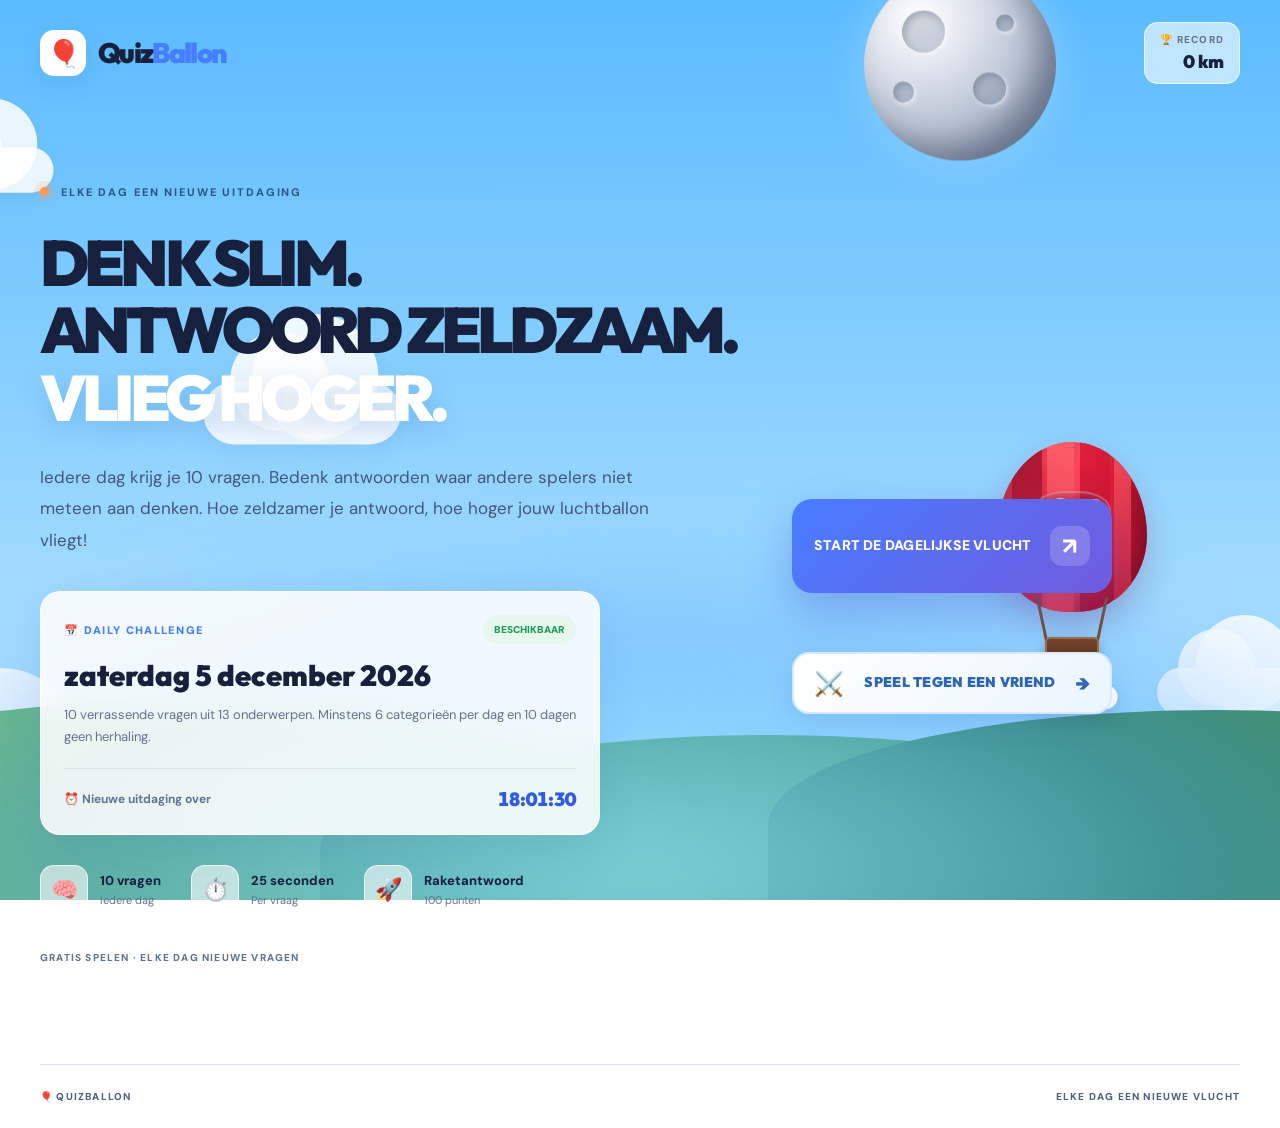
<file: index.html>
<!DOCTYPE html>
<html lang="nl">

<head>
  <meta charset="UTF-8">
  <meta name="viewport" content="width=device-width, initial-scale=1.0">
  <meta name="theme-color" content="#70c8ff">
  <meta name="description" content="Speel QuizBallon! Elke dag 10 verrassende vragen uit 13 categorieën, of daag een vriend uit voor een Duel.">
  <title>QuizBallon 🎈 | Daily Challenge & Duel</title>

  <link rel="stylesheet" href="style.css">
  <link rel="stylesheet" href="verbeteringen.css">
  <link rel="stylesheet" href="resultaten.css">
  <link rel="stylesheet" href="ruimtereis.css">
  <link rel="stylesheet" href="duel-home.css">
  <link rel="manifest" href="manifest.webmanifest">

  <style>
    .daily-card {
      width: min(100%, 560px);
      margin: 0 0 30px;
      padding: 23px;
      border: 1px solid rgba(255,255,255,.9);
      border-radius: 20px;
      background: rgba(255,255,255,.87);
      box-shadow: 0 16px 40px rgba(36,82,143,.10);
      backdrop-filter: blur(15px);
    }
    .daily-card-top {
      display: flex;
      align-items: center;
      justify-content: space-between;
      flex-wrap: wrap;
      gap: 12px;
      margin-bottom: 15px;
    }
    .daily-label {
      color: #477dff;
      font-size: 11px;
      font-weight: 900;
      letter-spacing: .12em;
    }
    .daily-status {
      display: inline-block;
      padding: 8px 11px;
      border-radius: 100px;
      background: #e6f8ee;
      color: #209a5c;
      font-size: 10px;
      font-weight: 900;
    }
    .daily-status.completed {
      background: #edf0ff;
      color: #5559c9;
    }
    .daily-card h2 {
      margin: 0 0 10px;
      color: #17213d;
      font-family: Outfit, Arial, sans-serif;
      font-size: clamp(23px, 4vw, 29px);
      font-weight: 900;
      line-height: 1.2;
    }
    .daily-card p {
      margin: 0;
      color: #64728d;
      font-size: 13px;
      line-height: 1.7;
    }
    .daily-countdown-row {
      display: flex;
      align-items: center;
      justify-content: space-between;
      gap: 15px;
      margin-top: 20px;
      padding-top: 18px;
      border-top: 1px solid rgba(32,53,99,.1);
    }
    .daily-countdown-row span {
      color: #62728f;
      font-size: 12px;
      font-weight: 700;
    }
    .daily-countdown-row strong {
      color: #315ce0;
      font-family: Outfit, Arial, sans-serif;
      font-size: 19px;
      font-weight: 900;
      font-variant-numeric: tabular-nums;
      white-space: nowrap;
    }
    .daily-end-message {
      margin: 0 0 20px;
      padding: 16px;
      border: 1px solid #d7e3ff;
      border-radius: 13px;
      background: #eef4ff;
      color: #3157a9;
      font-size: 13px;
      font-weight: 800;
      line-height: 1.65;
    }
    .start-button:disabled,
    .restart-button:disabled {
      opacity: .7;
      cursor: not-allowed;
      background: #667ca5;
      box-shadow: none;
    }
  </style>
</head>

<body>
  <div class="app" id="app">

    <!-- ACHTERGROND -->
    <div class="world zone-earth" id="world">
      <div class="world-gradient"></div>
      <div class="sun"></div>
      <div class="stars" id="stars"></div>
      <div class="cloud cloud-one"></div>
      <div class="cloud cloud-two"></div>
      <div class="cloud cloud-three"></div>
      <div class="cloud cloud-four"></div>
      <div class="cloud cloud-five"></div>
      <div class="planet moon" id="moon"></div>
      <div class="planet mars" id="mars"></div>
      <div class="planet jupiter" id="jupiter"></div>
      <div class="ground" id="ground">
        <div class="hill hill-one"></div>
        <div class="hill hill-two"></div>
        <div class="hill hill-three"></div>
      </div>
      <div class="balloon-container" id="balloon-container">
        <div class="balloon-shadow"></div>
        <div class="balloon" id="balloon">
          <div class="balloon-top">
            <div class="balloon-stripe stripe-one"></div>
            <div class="balloon-stripe stripe-two"></div>
            <div class="balloon-stripe stripe-three"></div>
            <div class="balloon-stripe stripe-four"></div>
          </div>
          <div class="balloon-ropes"><span></span><span></span></div>
          <div class="balloon-basket"><span>QB</span></div>
        </div>
        <div class="balloon-name">QUIZBALLON</div>
      </div>
      <div class="flight-particles" id="flight-particles"></div>
    </div>

    <!-- HEADER -->
    <header class="site-header">
      <a href="index.html" class="logo" aria-label="QuizBallon homepage">
        <span class="logo-icon">🎈</span>
        <span>Quiz<span class="logo-accent">Ballon</span></span>
      </a>
      <div class="header-right">
        <div class="record-badge">
          <span>🏆 RECORD</span>
          <strong id="header-record">0 km</strong>
        </div>
      </div>
    </header>

    <!-- STARTSCHERM -->
    <main class="screen start-screen active" id="start-screen">
      <div class="start-content">
        <div class="eyebrow">
          <span class="eyebrow-dot"></span>
          ELKE DAG EEN NIEUWE UITDAGING
        </div>
        <h1>DENK SLIM.<br>ANTWOORD ZELDZAAM.<br><span>VLIEG HOGER.</span></h1>
        <p class="start-description">
          Iedere dag krijg je 10 vragen. Bedenk antwoorden waar andere spelers niet
          meteen aan denken. Hoe zeldzamer je antwoord, hoe hoger jouw luchtballon vliegt!
        </p>

        <!-- DAILY CHALLENGE -->
        <section class="daily-card" id="daily-card" aria-label="Dagelijkse uitdaging">
          <div class="daily-card-top">
            <span class="daily-label">📅 DAILY CHALLENGE</span>
            <span class="daily-status" id="daily-status">BESCHIKBAAR</span>
          </div>
          <h2 id="daily-date">Uitdaging van vandaag</h2>
          <p id="daily-description">Vandaag staan er 10 vragen voor je klaar.</p>
          <div class="daily-countdown-row">
            <span>⏰ Nieuwe uitdaging over</span>
            <strong id="daily-countdown" aria-live="off">00:00:00</strong>
          </div>
        </section>

        <!-- SPELINFORMATIE -->
        <div class="start-features">
          <div class="feature"><span>🧠</span><div><strong>10 vragen</strong><small>Iedere dag</small></div></div>
          <div class="feature"><span>⏱️</span><div><strong>25 seconden</strong><small>Per vraag</small></div></div>
          <div class="feature"><span>🚀</span><div><strong>Raketantwoord</strong><small>100 punten</small></div></div>
        </div>

        <button class="primary-button start-button" id="start-button" type="button">
          START DE DAGELIJKSE VLUCHT <span>↗</span>
        </button>
        <a href="duel.html" id="duel-home-link" class="duel-home-link">
          <span class="duel-home-icon" aria-hidden="true">⚔️</span>
          <span class="duel-home-text">SPEEL TEGEN EEN VRIEND</span>
          <span class="duel-home-arrow" aria-hidden="true">→</span>
        </a>
        <div class="start-small">GRATIS SPELEN · ELKE DAG NIEUWE VRAGEN</div>
        <div id="results-home-slot" class="results-home-slot" hidden></div>
      </div>
    </main>

    <!-- SPELSCHERM -->
    <main class="screen game-screen" id="game-screen">
      <div class="game-layout">
        <div class="game-stats">
          <div class="stat-box"><span>VRAAG</span><strong><span id="question-number">1</span>/10</strong></div>
          <div class="stat-box"><span>HOOGTE</span><strong id="height-display">0 km</strong></div>
          <div class="stat-box"><span>PUNTEN</span><strong id="score-display">0</strong></div>
        </div>
        <div class="progress-section">
          <div class="progress-header"><span>JOUW VLUCHT</span><span id="zone-name">De aarde 🌍</span></div>
          <div class="progress-track"><div class="progress-fill" id="progress-fill"></div></div>
        </div>
        <section class="question-card" id="question-card">
          <div class="question-top">
            <div class="question-category" id="question-category">🌍 ALGEMENE KENNIS</div>
            <div class="timer" id="timer"><span>⏱</span><strong id="timer-display">25</strong><small>SEC</small></div>
          </div>
          <div class="question-content">
            <div class="question-label">GEEF EEN ZELDZAAM ANTWOORD</div>
            <h2 id="question-text">Hier verschijnt je vraag.</h2>
            <p class="question-hint" id="question-hint">Hoe minder voor de hand liggend, hoe beter.</p>
          </div>
          <form id="answer-form" autocomplete="off">
            <label class="input-label" for="answer-input">JOUW ANTWOORD</label>
            <input type="text" id="answer-input" name="answer" placeholder="Typ hier je antwoord..."
              maxlength="100" autocomplete="off" spellcheck="false" required>
            <button type="submit" class="primary-button answer-button" id="answer-button">
              CONTROLEER ANTWOORD <span>→</span>
            </button>
          </form>
          <div class="answer-result" id="answer-result" aria-live="polite" hidden>
            <div class="result-icon" id="result-icon">⭐</div>
            <h3 id="result-title">Goed antwoord!</h3>
            <p id="result-description">Je luchtballon stijgt!</p>
            <div class="result-points" id="result-points">+50 PUNTEN</div>
            <button type="button" class="primary-button next-button" id="next-button">
              VOLGENDE VRAAG <span>→</span>
            </button>
          </div>
        </section>
        <div class="game-bottom">
          <div class="flight-tip">💡 Een verrassend correct antwoord levert meestal meer punten op.</div>
          <button id="quit-button" class="text-button" type="button">Stop vlucht</button>
        </div>
      </div>
    </main>

    <!-- EINDSCHERM -->
    <main class="screen end-screen" id="end-screen">
      <div class="end-card">
        <div class="end-icon">🏆</div>
        <div class="end-eyebrow">DAILY CHALLENGE VOLTOOID</div>
        <h2>WAT EEN<br><span>VLUCHT!</span></h2>
        <p class="end-description" id="end-description">Je hebt de dagelijkse uitdaging voltooid!</p>
        <div class="end-stats">
          <div class="end-stat"><span>TOTALE HOOGTE</span><strong id="end-height">0 km</strong></div>
          <div class="end-stat"><span>TOTALE PUNTEN</span><strong id="end-score">0</strong></div>
          <div class="end-stat"><span>GOEDE ANTWOORDEN</span><strong id="end-correct">0/10</strong></div>
        </div>
        <div class="end-record" id="end-record">🎈 Goed gevlogen!</div>
        <div class="daily-end-message" id="daily-end-message">
          📅 Kom morgen terug voor 10 nieuwe vragen!
        </div>
        <div id="results-end-slot" class="results-end-slot" hidden></div>
        <button class="primary-button restart-button" id="restart-button" type="button">
          MORGEN WEER SPELEN <span>↗</span>
        </button>
        <button class="secondary-button" id="home-button" type="button">TERUG NAAR BEGIN</button>
      </div>
    </main>

    <footer class="site-footer">
      <span>🎈 QUIZBALLON</span>
      <span>ELKE DAG EEN NIEUWE VLUCHT</span>
    </footer>
  </div>

  <!-- BESTAANDE VRAGENBANKEN EN SPELCODE -->
  <script src="vragen.js"></script>
  <script src="script.js"></script>
  <script src="antwoorduitbreiding.js"></script>
  <script src="geschiedenis.js"></script>
  <script src="vragen-uitbreiding.js"></script>
  <script src="mode-vragen.js"></script>
  <script src="vragen-nieuw.js"></script>
  <script src="quizballon-antwoorden-extra.js"></script>
  <script src="vragen-100.js"></script>

  <!-- V7 BASISBANK: NODIG VOOR V8 -->
  <script src="vragen-650.js?v=2026-11-27-1"></script>

  <!-- V8: 650 NIEUWE VRAGEN EN UITGEBREIDE ANTWOORDBANKEN -->
  <script src="vragen-v8.js?v=8-1"></script>

  <!-- DAGELIJKSE UITDAGING -->
  <script src="daily.js?v=8-1"></script>

  <!-- RESULTATEN EN ANIMATIES -->
  <script src="resultaten.js"></script>
  <script src="ruimtereis.js"></script>

  <!-- DUEL-KNOP POSITIONEREN (ONVERANDERDE WERKING) -->
  <script>
    (function () {
      "use strict";
      const startButton = document.getElementById("start-button");
      const duelLink = document.getElementById("duel-home-link");
      if (!startButton || !duelLink) return;

      function positionDuelButton() {
        if (window.innerWidth < 900) {
          duelLink.classList.remove("is-positioned");
          duelLink.style.left = "";
          duelLink.style.top = "";
          duelLink.style.width = "";
          return;
        }
        const style = window.getComputedStyle(startButton);
        if (style.position !== "absolute" && style.position !== "fixed") {
          duelLink.classList.remove("is-positioned");
          duelLink.style.left = "";
          duelLink.style.top = "";
          duelLink.style.width = "";
          return;
        }
        const rect = startButton.getBoundingClientRect();
        if (!rect.width || !rect.height) return;
        const width = Math.min(rect.width, window.innerWidth - 32);
        const left = Math.max(16, Math.min(rect.left, window.innerWidth - width - 16));
        duelLink.classList.add("is-positioned");
        duelLink.style.left = left + "px";
        duelLink.style.top = rect.bottom + 14 + "px";
        duelLink.style.width = width + "px";
      }
      window.addEventListener("load", positionDuelButton);
      window.addEventListener("resize", positionDuelButton);
      positionDuelButton();
    })();
  </script>
</body>
</html>
</file>
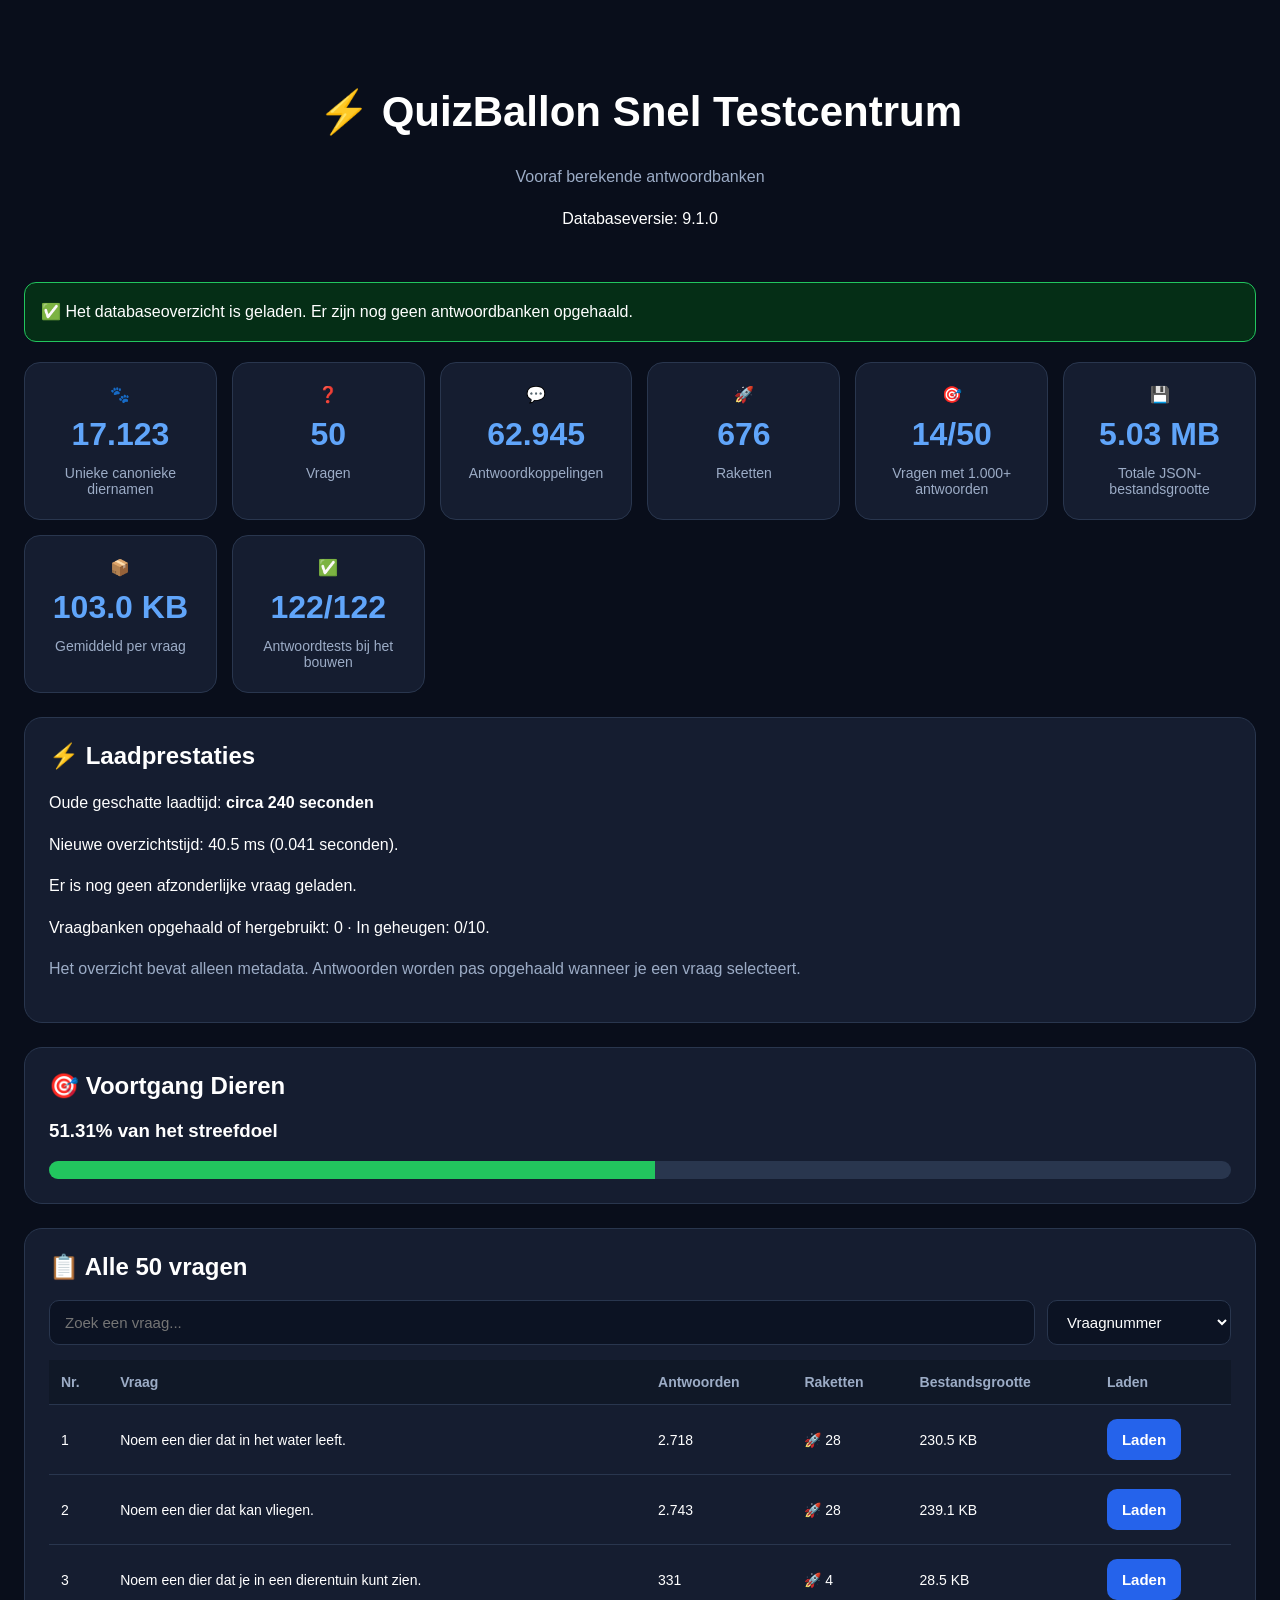
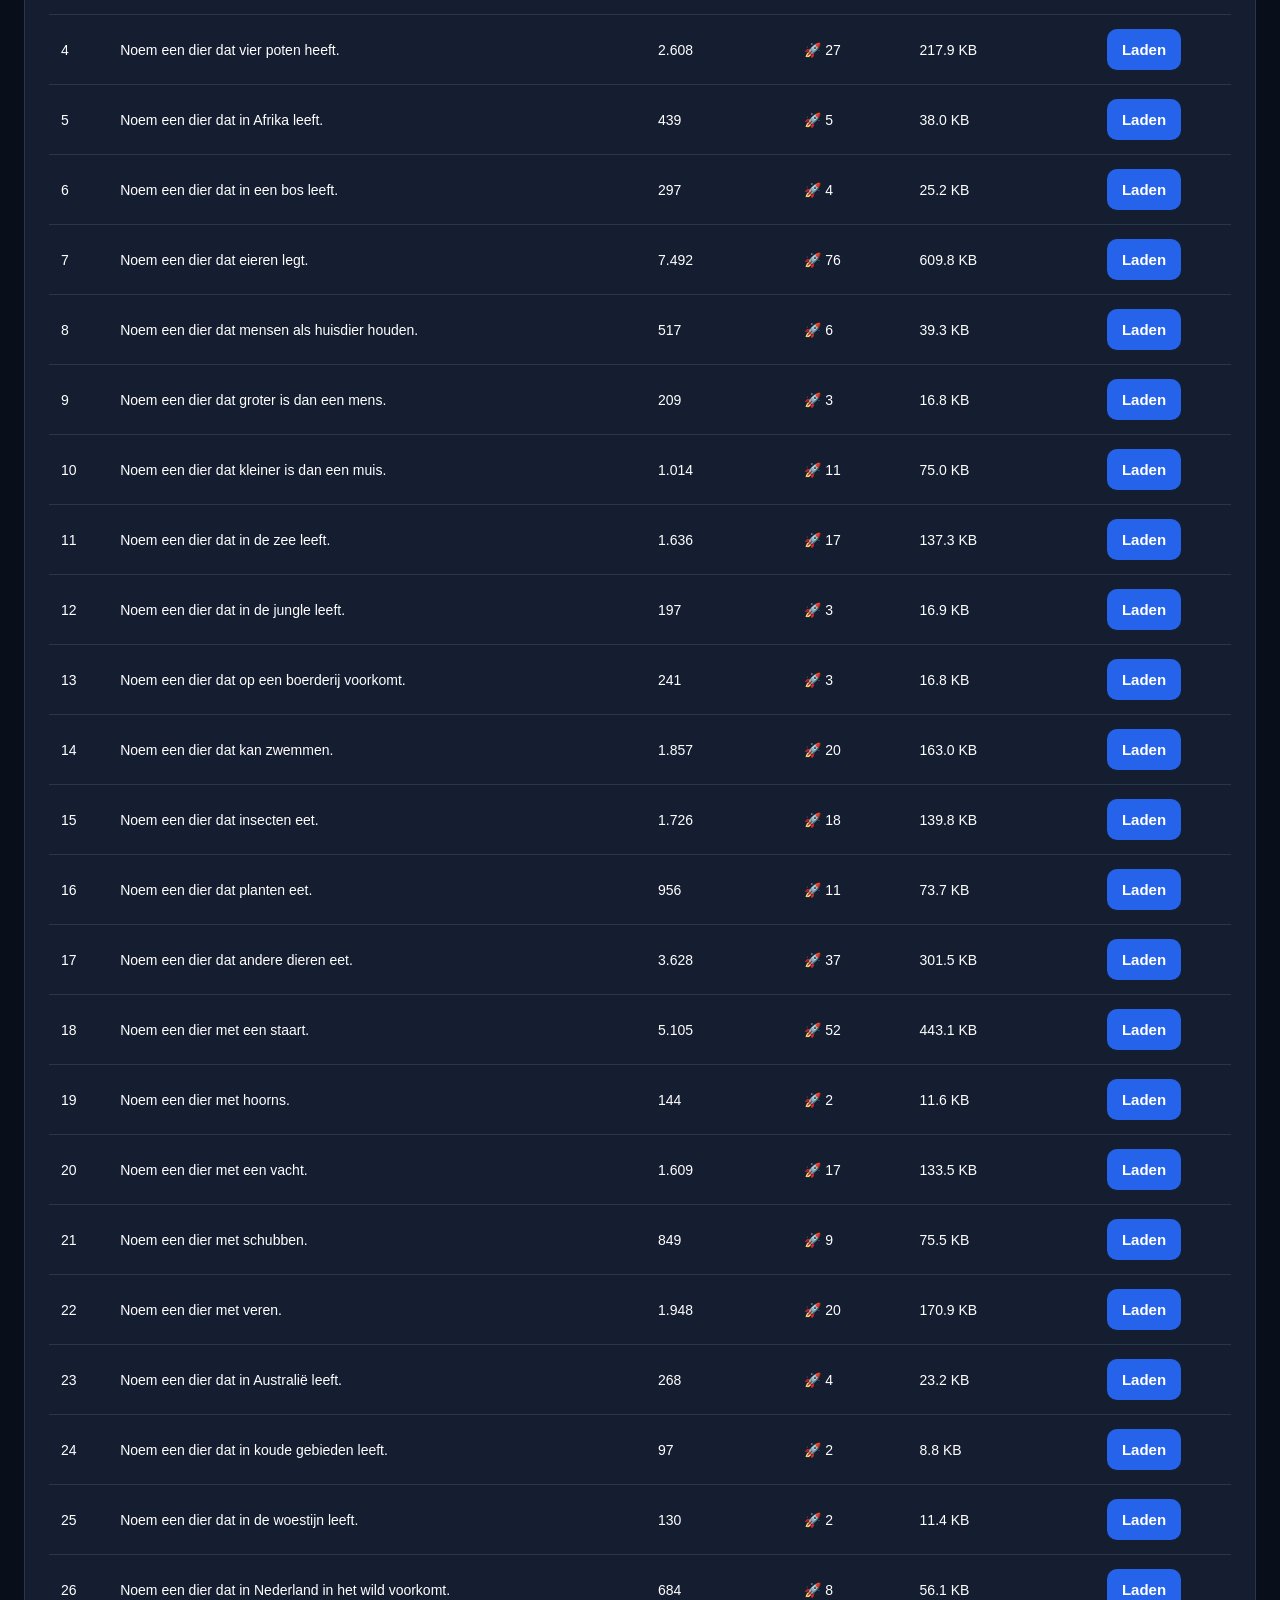
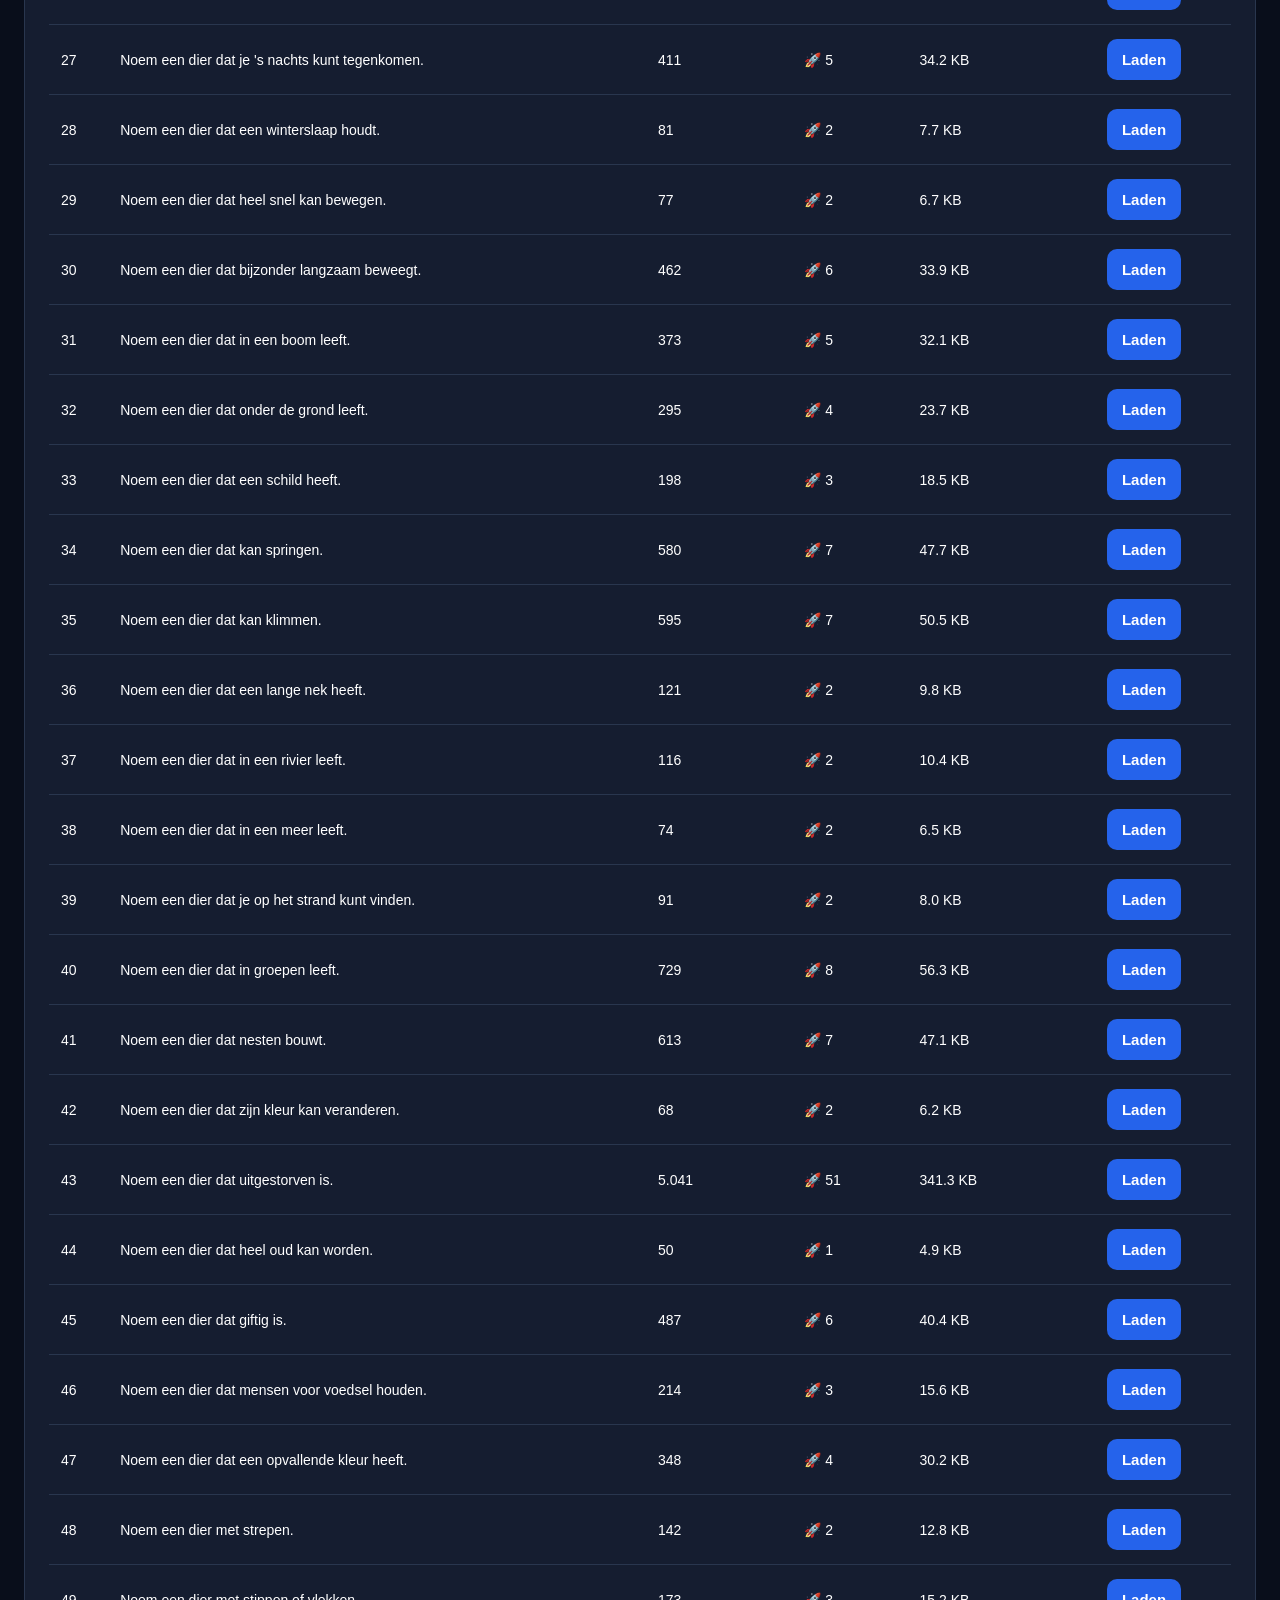
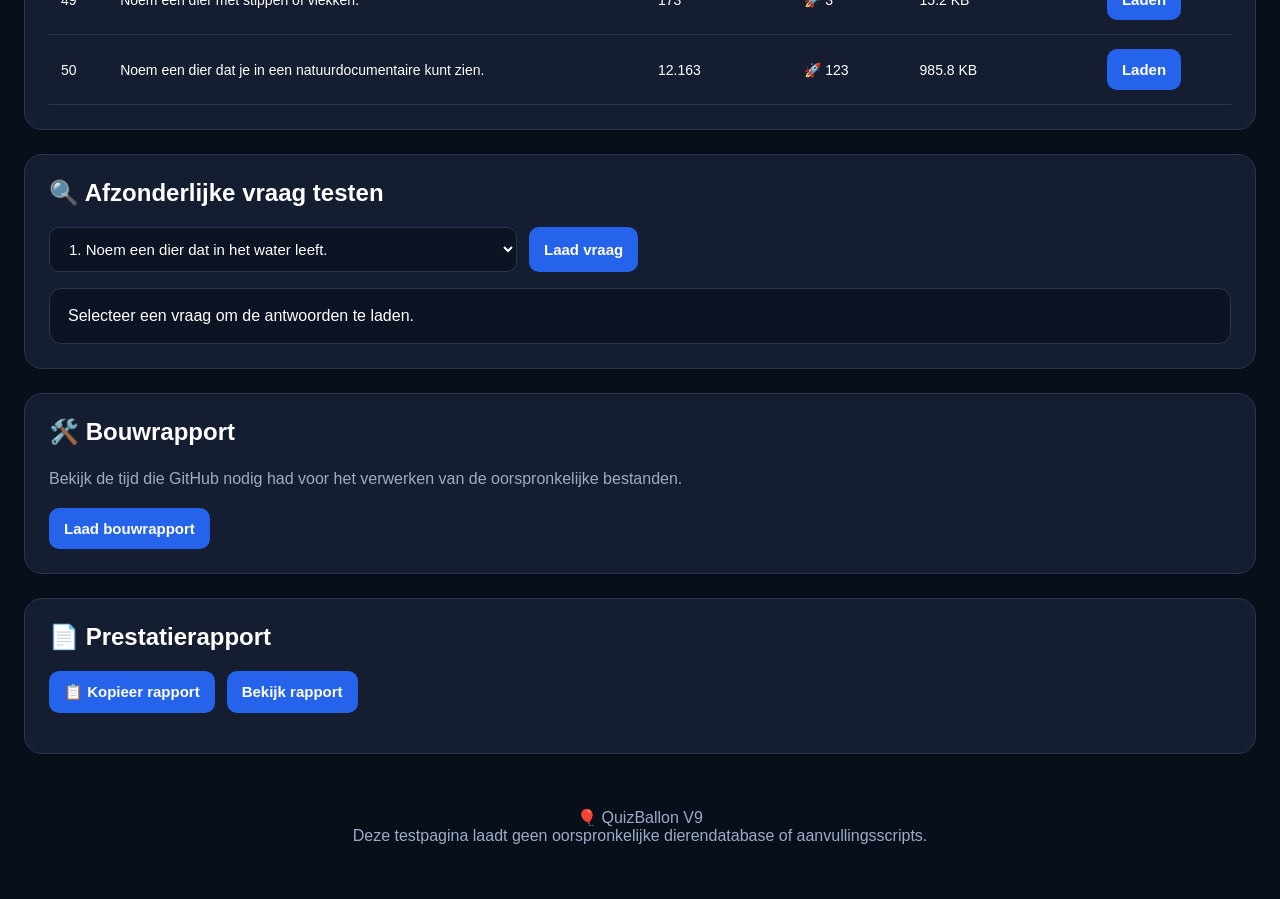
<file: test-dieren-snel.html>
<!DOCTYPE html>
<html lang="nl">

<head>

  <meta charset="UTF-8">

  <meta name="viewport"
        content="width=device-width, initial-scale=1.0">

  <title>QuizBallon - Snel Testcentrum</title>

  <style>

    * {
      box-sizing: border-box;
    }

    :root {
      --background: #090e1b;
      --panel: #151d30;
      --border: #29364e;
      --text: #ffffff;
      --muted: #9cacc6;
      --green: #22c55e;
      --blue: #60a5fa;
      --orange: #f59e0b;
      --red: #ef4444;
    }

    body {
      margin: 0;
      background: var(--background);
      color: var(--text);
      font-family: Arial, sans-serif;
    }

    .container {
      max-width: 1400px;
      margin: auto;
      padding: 24px;
    }

    header {
      text-align: center;
      padding: 35px 10px;
    }

    h1 {
      font-size: clamp(26px, 5vw, 42px);
    }

    h2 {
      margin-top: 0;
    }

    p {
      line-height: 1.6;
    }

    .muted {
      color: var(--muted);
    }

    .green {
      color: var(--green);
    }

    .orange {
      color: var(--orange);
    }

    .red {
      color: var(--red);
    }

    .panel {
      background: var(--panel);
      border: 1px solid var(--border);
      border-radius: 18px;
      padding: 24px;
      margin-bottom: 24px;
    }

    .stats {
      display: grid;
      grid-template-columns:
        repeat(auto-fit, minmax(180px, 1fr));
      gap: 15px;
      margin-bottom: 24px;
    }

    .stat {
      background: var(--panel);
      border: 1px solid var(--border);
      border-radius: 16px;
      padding: 22px;
      text-align: center;
    }

    .value {
      font-size: 32px;
      font-weight: bold;
      color: var(--blue);
      margin: 12px 0;
    }

    .label {
      color: var(--muted);
      font-size: 14px;
    }

    .notice {
      padding: 16px;
      border-radius: 12px;
      margin-bottom: 20px;
      background: #172554;
      border: 1px solid #3b82f6;
      line-height: 1.6;
      overflow-wrap: anywhere;
      white-space: pre-wrap;
    }

    .notice.success {
      background: #052e16;
      border-color: #22c55e;
    }

    .notice.error {
      background: #450a0a;
      border-color: #ef4444;
    }

    .controls {
      display: flex;
      flex-wrap: wrap;
      gap: 12px;
      margin: 15px 0;
    }

    input,
    select,
    button {
      padding: 12px 15px;
      font-family: inherit;
      font-size: 15px;
      border-radius: 10px;
    }

    input,
    select {
      background: #0c1323;
      color: white;
      border: 1px solid var(--border);
      min-width: 0;
      max-width: 100%;
    }

    input {
      flex: 1;
    }

    button {
      background: #2563eb;
      color: white;
      border: none;
      font-weight: bold;
      cursor: pointer;
    }

    button:hover {
      background: #1d4ed8;
    }

    button:disabled {
      opacity: 0.5;
      cursor: not-allowed;
    }

    .table-wrap {
      overflow-x: auto;
    }

    table {
      width: 100%;
      border-collapse: collapse;
      min-width: 750px;
    }

    th,
    td {
      padding: 14px 12px;
      border-bottom: 1px solid var(--border);
      text-align: left;
      font-size: 14px;
    }

    th {
      color: var(--muted);
      background: #101827;
    }

    .result {
      background: #0c1323;
      border: 1px solid var(--border);
      border-radius: 12px;
      padding: 18px;
      margin-top: 16px;
      overflow-wrap: anywhere;
    }

    .result.valid {
      background: #052e16;
      border-color: var(--green);
    }

    .result.invalid {
      background: #450a0a;
      border-color: var(--red);
    }

    .answers {
      display: grid;
      grid-template-columns:
        repeat(auto-fill, minmax(200px, 1fr));
      gap: 10px;
      max-height: 600px;
      overflow-y: auto;
    }

    .answer {
      background: #0c1323;
      border: 1px solid var(--border);
      border-radius: 10px;
      padding: 13px;
      overflow-wrap: anywhere;
    }

    .answer.rocket {
      background: #422006;
      border-color: #f59e0b;
    }

    .aliases {
      color: var(--muted);
      font-size: 12px;
      line-height: 1.5;
      margin-top: 8px;
    }

    .progress {
      height: 18px;
      background: #29364e;
      border-radius: 20px;
      overflow: hidden;
    }

    .progress-fill {
      height: 100%;
      background: var(--green);
    }

    .hidden {
      display: none !important;
    }

    pre {
      white-space: pre-wrap;
      overflow-wrap: anywhere;
      background: #090e1b;
      padding: 16px;
      border-radius: 12px;
      line-height: 1.6;
    }

    footer {
      text-align: center;
      padding: 30px;
      color: var(--muted);
    }

    @media (max-width: 650px) {

      .container {
        padding: 12px;
      }

      .panel {
        padding: 16px;
      }

      .stats {
        grid-template-columns:
          repeat(2, minmax(0, 1fr));
      }

      .stat {
        padding: 15px 8px;
      }

      .value {
        font-size: 24px;
      }

      .controls > * {
        width: 100%;
      }

    }

  </style>

</head>

<body>

<div class="container">

  <header>

    <h1>⚡ QuizBallon Snel Testcentrum</h1>

    <p class="muted">

      Vooraf berekende antwoordbanken

    </p>

    <p id="version"></p>

  </header>

  <div id="status"
       class="notice">

    Databaseoverzicht laden...

  </div>

  <main id="dashboard"
        class="hidden">

    <div id="stats"
         class="stats">
    </div>

    <section class="panel">

      <h2>⚡ Laadprestaties</h2>

      <p>

        Oude geschatte laadtijd:

        <strong>circa 240 seconden</strong>

      </p>

      <p id="manifestTime"></p>

      <p id="questionTime">

        Er is nog geen afzonderlijke vraag geladen.

      </p>

      <p id="loadedFiles"></p>

      <p class="muted">

        Het overzicht bevat alleen metadata.

        Antwoorden worden pas opgehaald wanneer
        je een vraag selecteert.

      </p>

    </section>

    <section class="panel">

      <h2>🎯 Voortgang Dieren</h2>

      <h3 id="progressText"></h3>

      <div class="progress">

        <div id="progressFill"
             class="progress-fill">
        </div>

      </div>

    </section>

    <section class="panel">

      <h2>📋 Alle 50 vragen</h2>

      <div class="controls">

        <input id="questionSearch"
               placeholder="Zoek een vraag...">

        <select id="questionSort">

          <option value="number">
            Vraagnummer
          </option>

          <option value="most">
            Meeste antwoorden
          </option>

          <option value="least">
            Minste antwoorden
          </option>

          <option value="size">
            Grootste bestand
          </option>

        </select>

      </div>

      <div class="table-wrap">

        <table>

          <thead>

            <tr>

              <th>Nr.</th>

              <th>Vraag</th>

              <th>Antwoorden</th>

              <th>Raketten</th>

              <th>Bestandsgrootte</th>

              <th>Laden</th>

            </tr>

          </thead>

          <tbody id="questionTable"></tbody>

        </table>

      </div>

    </section>

    <section class="panel"
             id="tester">

      <h2>🔍 Afzonderlijke vraag testen</h2>

      <div class="controls">

        <select id="selectedQuestion">
        </select>

        <button id="loadQuestion">

          Laad vraag

        </button>

      </div>

      <div id="questionStatus"
           class="result">

        Selecteer een vraag om de antwoorden te laden.

      </div>

      <div id="answerControls"
           class="hidden">

        <div class="controls">

          <input id="answerInput"
                 placeholder="Typ een antwoord..."
                 autocomplete="off">

          <button id="checkAnswer">

            Controleer

          </button>

        </div>

        <div id="answerResult"
             class="result">

          Vul een antwoord in.

        </div>

        <div class="controls">

          <button id="speedTest">

            Test 10.000 antwoordcontroles

          </button>

        </div>

        <div id="speedResult"
             class="result hidden">
        </div>

      </div>

    </section>

    <section class="panel"
             id="browser"
             class="hidden">

      <h2>📚 Geladen antwoorden</h2>

      <div class="controls">

        <input id="answerSearch"
               placeholder="Zoek dier of synoniem...">

        <select id="answerFilter">

          <option value="all">

            Alle antwoorden

          </option>

          <option value="rockets">

            Alleen raketten

          </option>

          <option value="normal">

            Alleen normale antwoorden

          </option>

        </select>

      </div>

      <p id="answerCount"
         class="muted">
      </p>

      <div id="answerList"
           class="answers">
      </div>

      <div class="controls">

        <button id="moreAnswers">

          Meer antwoorden tonen

        </button>

      </div>

    </section>

    <section class="panel">

      <h2>🛠️ Bouwrapport</h2>

      <p class="muted">

        Bekijk de tijd die GitHub nodig had voor
        het verwerken van de oorspronkelijke bestanden.

      </p>

      <button id="loadBuildReport">

        Laad bouwrapport

      </button>

      <pre id="buildReport"
           class="hidden"></pre>

    </section>

    <section class="panel">

      <h2>📄 Prestatierapport</h2>

      <div class="controls">

        <button id="copyReport">

          📋 Kopieer rapport

        </button>

        <button id="showReport">

          Bekijk rapport

        </button>

      </div>

      <p id="copyStatus"></p>

      <pre id="report"
           class="hidden"></pre>

    </section>

  </main>

  <footer>

    🎈 QuizBallon V9

    <br>

    Deze testpagina laadt geen oorspronkelijke
    dierendatabase of aanvullingsscripts.

  </footer>

</div>

<script>

(function () {

  "use strict";

  const start = performance.now();

  const BASE =
    "antwoorden/gebouwd/dieren/";

  const $ = id =>
    document.getElementById(id);

  const format = aantal =>
    Number(aantal || 0)
      .toLocaleString("nl-NL");

  const escape = waarde =>
    String(waarde ?? "")
      .replace(/&/g, "&amp;")
      .replace(/</g, "&lt;")
      .replace(/>/g, "&gt;")
      .replace(/"/g, "&quot;")
      .replace(/'/g, "&#39;");

  function normaal(tekst) {

    return String(tekst ?? "")
      .normalize("NFKD")
      .replace(/[\u0300-\u036f]/g, "")
      .toLowerCase()
      .replace(/ß/g, "ss")
      .replace(/æ/g, "ae")
      .replace(/œ/g, "oe")
      .replace(/[^a-z0-9]/g, "");

  }

  function bytes(aantal) {

    if (aantal >= 1048576) {

      return (
        aantal / 1048576
      ).toFixed(2) + " MB";

    }

    if (aantal >= 1024) {

      return (
        aantal / 1024
      ).toFixed(1) + " KB";

    }

    return aantal + " B";

  }

  let manifest = null;

  let manifestDuration = 0;

  let currentQuestion = null;

  let currentIndex = new Map();

  let answerLimit = 200;

  let buildReport = null;

  let lastSpeedTest = null;

  let requestNumber = 0;

  const cache = new Map();

  const loadMeasurements = [];

  const errors = [];

  // ========================================================
  // JSON-BESTANDEN OPHALEN
  // ========================================================

  async function fetchJson(bestand, cacheMode = "default") {

    const response = await fetch(

      BASE + bestand,

      {
        cache: cacheMode
      }

    );

    if (!response.ok) {

      throw new Error(

        bestand +

        " — HTTP " +

        response.status

      );

    }

    return await response.json();

  }

  // ========================================================
  // KLEIN DATABASEOVERZICHT LADEN
  // ========================================================

  async function startDashboard() {

    try {

      manifest = await fetchJson(
        "manifest.json",
        "no-cache"
      );

      if (
        !Array.isArray(manifest.questions) ||
        manifest.questions.length !== 50
      ) {

        throw new Error(
          "Manifest bevat geen 50 vragen."
        );

      }

      $("version").textContent =

        "Databaseversie: " +

        manifest.version;

      renderStats();

      renderQuestions();

      $("selectedQuestion").innerHTML =

        manifest.questions.map(vraag => `

          <option value="${vraag.questionNumber}">

            ${vraag.questionNumber}.

            ${escape(vraag.question)}

          </option>

        `).join("");

      $("dashboard")
        .classList.remove("hidden");

      $("browser")
        .classList.add("hidden");

      manifestDuration =
        performance.now() - start;

      $("manifestTime").textContent =

        "Nieuwe overzichtstijd: " +

        manifestDuration.toFixed(1) +

        " ms (" +

        (manifestDuration / 1000).toFixed(3) +

        " seconden).";

      $("status").className =
        "notice success";

      $("status").textContent =

        "✅ Het databaseoverzicht is geladen. " +

        "Er zijn nog geen antwoordbanken opgehaald.";

      updateLoadedFiles();

    } catch (error) {

      errors.push(error.message);

      $("status").className =
        "notice error";

      $("status").textContent =

        "❌ Het snelle overzicht kon niet worden geladen." +

        "\n\n" +

        error.message +

        "\n\nVoer eerst de GitHub Action " +

        "'QuizBallon - Bouw Dieren V9' uit.";

    }

  }

  // ========================================================
  // STATISTIEKEN
  // ========================================================

  function renderStats() {

    const s = manifest.summary;

    function stat(icon, waarde, label) {

      return `

        <div class="stat">

          <div>${icon}</div>

          <div class="value">

            ${escape(waarde)}

          </div>

          <div class="label">

            ${escape(label)}

          </div>

        </div>

      `;

    }

    $("stats").innerHTML = [

      stat(
        "🐾",
        format(s.uniqueAnimals),
        "Unieke canonieke diernamen"
      ),

      stat(
        "❓",
        s.questionCount,
        "Vragen"
      ),

      stat(
        "💬",
        format(s.answerCount),
        "Antwoordkoppelingen"
      ),

      stat(
        "🚀",
        format(s.rocketCount),
        "Raketten"
      ),

      stat(
        "🎯",
        s.completedQuestions + "/50",
        "Vragen met 1.000+ antwoorden"
      ),

      stat(
        "💾",
        bytes(s.totalBytes),
        "Totale JSON-bestandsgrootte"
      ),

      stat(
        "📦",
        bytes(s.averageQuestionBytes),
        "Gemiddeld per vraag"
      ),

      stat(
        "✅",
        s.passedTests + "/" + s.totalTests,
        "Antwoordtests bij het bouwen"
      )

    ].join("");

    $("progressText").textContent =

      s.progress + "% van het streefdoel";

    $("progressFill").style.width =

      Math.min(100, s.progress) + "%";

  }

  // ========================================================
  // VRAGENOVERZICHT
  // ========================================================

  function renderQuestions() {

    if (!manifest) return;

    const zoekterm =
      normaal($("questionSearch").value);

    const sortering =
      $("questionSort").value;

    const vragen =
      manifest.questions.filter(vraag =>

        normaal(vraag.question)
          .includes(zoekterm)

      );

    vragen.sort((a, b) => {

      if (sortering === "most") {

        return b.answerCount - a.answerCount;

      }

      if (sortering === "least") {

        return a.answerCount - b.answerCount;

      }

      if (sortering === "size") {

        return b.bytes - a.bytes;

      }

      return a.questionNumber -
             b.questionNumber;

    });

    $("questionTable").innerHTML =

      vragen.map(vraag => `

        <tr>

          <td>

            ${vraag.questionNumber}

          </td>

          <td>

            ${escape(vraag.question)}

          </td>

          <td>

            ${format(vraag.answerCount)}

          </td>

          <td>

            🚀 ${format(vraag.rocketCount)}

          </td>

          <td>

            ${bytes(vraag.bytes)}

          </td>

          <td>

            <button
              data-question="${vraag.questionNumber}">

              Laden

            </button>

          </td>

        </tr>

      `).join("");

  }

  // ========================================================
  // LOKALE ZOEKINDEX
  // ========================================================

  function maakIndex(vraag) {

    const index = new Map();

    for (const antwoord of vraag.answers) {

      const namen = [

        antwoord.answer,

        ...(antwoord.aliases || [])

      ];

      for (const naam of namen) {

        const sleutel = normaal(naam);

        if (!sleutel) continue;

        if (!index.has(sleutel)) {

          index.set(sleutel, []);

        }

        const opties =
          index.get(sleutel);

        if (!opties.includes(antwoord)) {

          opties.push(antwoord);

        }

      }

    }

    for (const opties of index.values()) {

      opties.sort(

        (a, b) =>

          a.points - b.points ||

          a.answer.localeCompare(
            b.answer,
            "nl"
          )

      );

    }

    return index;

  }

  // ========================================================
  // ÉÉN VRAAG LADEN
  // ========================================================

  async function laadVraag(nummer) {

    const aanvraag = ++requestNumber;

    const metadata =
      manifest.questions.find(

        vraag =>
          vraag.questionNumber ===
          Number(nummer)

      );

    if (!metadata) return;

    const begin = performance.now();

    const uitCache =
      cache.has(metadata.questionNumber);

    $("questionStatus").textContent =

      "⏳ Vraag " +

      nummer +

      " wordt geladen...";

    $("answerControls")
      .classList.add("hidden");

    $("browser")
      .classList.add("hidden");

    try {

      let vraag;

      let index;

      if (uitCache) {

        const opgeslagen =
          cache.get(metadata.questionNumber);

        vraag = opgeslagen.vraag;

        index = opgeslagen.index;

      } else {

        vraag = await fetchJson(

          metadata.file +
          "?v=" +
          encodeURIComponent(manifest.version)

        );

        if (

          vraag.id !== metadata.id ||

          !Array.isArray(vraag.answers) ||

          vraag.answers.length !==
            metadata.answerCount ||

          vraag.answers.filter(
            antwoord => antwoord.isRocket
          ).length !== metadata.rocketCount

        ) {

          throw new Error(

            "Antwoordbestand wijkt af van het manifest."

          );

        }

        index = maakIndex(vraag);

        // Houd maximaal tien vraagbanken
        // in het geheugen.

        if (cache.size >= 10) {

          const oudste =
            cache.keys().next().value;

          cache.delete(oudste);

        }

        cache.set(

          metadata.questionNumber,

          {
            vraag,
            index
          }

        );

      }

      if (aanvraag !== requestNumber) return;

      currentQuestion = vraag;

      currentIndex = index;

      const duur =
        performance.now() - begin;

      loadMeasurements.push({

        vraag: Number(nummer),

        antwoorden:
          vraag.answers.length,

        bytes:
          metadata.bytes,

        milliseconden:
          Number(duur.toFixed(3)),

        uitGeheugen:
          uitCache

      });

      $("questionStatus").textContent =

        "✅ " +

        vraag.question +

        "\n" +

        format(vraag.answers.length) +

        " antwoorden · " +

        vraag.rocketCount +

        " raketten";

      $("questionTime").textContent =

        "Laatste vraag geladen in " +

        duur.toFixed(1) +

        " ms" +

        (uitCache ? " (uit geheugen)." : ".");

      $("answerControls")
        .classList.remove("hidden");

      $("browser")
        .classList.remove("hidden");

      $("answerResult").className =
        "result";

      $("answerResult").textContent =
        "Vul een antwoord in.";

      $("speedResult")
        .classList.add("hidden");

      $("answerSearch").value = "";

      $("answerFilter").value = "all";

      answerLimit = 200;

      renderAnswers();

      updateLoadedFiles();

    } catch (error) {

      if (aanvraag !== requestNumber) return;

      errors.push(error.message);

      currentQuestion = null;

      currentIndex = new Map();

      $("questionStatus").textContent =

        "❌ Vraag laden mislukt: " +

        error.message;

    }

  }

  function updateLoadedFiles() {

    $("loadedFiles").textContent =

      "Vraagbanken opgehaald of hergebruikt: " +

      loadMeasurements.length +

      " · In geheugen: " +

      cache.size +

      "/10.";

  }

  // ========================================================
  // ANTWOORD CONTROLEREN
  // ========================================================

  function check(tekst) {

    const opties =
      currentIndex.get(normaal(tekst));

    if (!opties?.length) {

      return {
        valid: false
      };

    }

    return {

      valid: true,

      ...opties[0],

      ambiguous:
        opties.length > 1

    };

  }

  function controleerAntwoord() {

    if (!currentQuestion) return;

    const invoer =
      $("answerInput").value.trim();

    if (!invoer) return;

    const resultaat = check(invoer);

    if (!resultaat.valid) {

      $("answerResult").className =
        "result invalid";

      $("answerResult").textContent =

        "❌ Niet geaccepteerd: " +

        invoer;

      return;

    }

    $("answerResult").className =
      "result valid";

    $("answerResult").innerHTML = `

      <strong>

        ✅ ${escape(resultaat.answer)}

      </strong>

      <h2>

        ${resultaat.isRocket ? "🚀" : "🎈"}

        ${resultaat.points} punten

      </h2>

      <p class="aliases">

        ${escape(
          (resultaat.aliases || [])
            .join(", ")
        )}

      </p>

      ${resultaat.ambiguous

        ? "<p>⚠️ Dubbelzinnige naam</p>"

        : ""

      }

    `;

  }

  // ========================================================
  // GELADEN ANTWOORDEN TONEN
  // ========================================================

  function renderAnswers() {

    if (!currentQuestion) return;

    const zoekterm =
      normaal($("answerSearch").value);

    const filter =
      $("answerFilter").value;

    const antwoorden =
      currentQuestion.answers.filter(antwoord => {

        if (

          filter === "rockets" &&

          !antwoord.isRocket

        ) return false;

        if (

          filter === "normal" &&

          antwoord.isRocket

        ) return false;

        return [

          antwoord.answer,

          ...(antwoord.aliases || [])

        ].some(

          naam =>
            normaal(naam).includes(zoekterm)

        );

      });

    const zichtbaar =
      antwoorden.slice(0, answerLimit);

    $("answerCount").textContent =

      format(antwoorden.length) +

      " resultaten · " +

      format(zichtbaar.length) +

      " weergegeven";

    $("answerList").innerHTML =

      zichtbaar.map(antwoord => `

        <div class="answer
          ${antwoord.isRocket ? "rocket" : ""}">

          <strong>

            ${antwoord.isRocket ? "🚀 " : ""}

            ${escape(antwoord.answer)}

          </strong>

          <p>

            ${antwoord.points} punten

          </p>

          <div class="aliases">

            ${escape(
              (antwoord.aliases || [])
                .join(", ")
            )}

          </div>

        </div>

      `).join("");

    $("moreAnswers").classList.toggle(

      "hidden",

      zichtbaar.length >= antwoorden.length

    );

  }

  // ========================================================
  // SNELHEIDSTEST
  // ========================================================

  function snelheidstest() {

    if (!currentQuestion?.answers?.length) return;

    const herhalingen = 10000;

    const antwoorden =
      currentQuestion.answers;

    let geaccepteerd = 0;

    const begin = performance.now();

    for (let i = 0; i < herhalingen; i++) {

      const invoer =

        antwoorden[
          i % antwoorden.length
        ].answer;

      if (check(invoer).valid) {

        geaccepteerd++;

      }

    }

    const duur =
      performance.now() - begin;

    lastSpeedTest = {

      vraag:
        currentQuestion.questionNumber,

      controles:
        herhalingen,

      geaccepteerd,

      totaalMs:
        Number(duur.toFixed(3)),

      gemiddeldMs:
        Number(
          (duur / herhalingen).toFixed(6)
        )

    };

    $("speedResult")
      .classList.remove("hidden");

    $("speedResult").textContent =

      format(herhalingen) +

      " controles in " +

      duur.toFixed(3) +

      " ms. Gemiddeld " +

      (duur / herhalingen).toFixed(6) +

      " ms per antwoord.";

  }

  // ========================================================
  // RAPPORT VAN GITHUB OPHALEN
  // ========================================================

  async function laadBouwrapport() {

    try {

      buildReport = await fetchJson(

        "controle.json",

        "no-cache"

      );

      $("buildReport").textContent =

        JSON.stringify(

          {
            version:
              buildReport.version,

            timings:
              buildReport.timings,

            totalBuildSeconds:
              buildReport.totalBuildSeconds,

            summary:
              buildReport.summary,

            exportErrors:
              buildReport.exportErrors

          },

          null,

          2

        );

      $("buildReport")
        .classList.remove("hidden");

    } catch (error) {

      errors.push(error.message);

      $("buildReport").textContent =
        error.message;

      $("buildReport")
        .classList.remove("hidden");

    }

  }

  // ========================================================
  // PRESTATIERAPPORT
  // ========================================================

  function maakRapport() {

    if (!manifest) {
      return "Geen manifest geladen.";
    }

    const s = manifest.summary;

    const regels = [

      "QUIZBALLON V9 - PRESTATIERAPPORT",

      "=================================",

      "",

      "Versie: " + manifest.version,

      "Oude geschatte laadtijd: 240 seconden",

      "Nieuwe overzichtstijd: " +

        manifestDuration.toFixed(1) + " ms",

      "Vraagbanken bij het openen: 0",

      "Aantal vragen: " +
        s.questionCount,

      "Unieke canonieke diernamen: " +
        s.uniqueAnimals,

      "Antwoordkoppelingen: " +
        s.answerCount,

      "Raketten: " +
        s.rocketCount,

      "Totale JSON-grootte: " +
        bytes(s.totalBytes),

      "Gemiddelde vraaggrootte: " +
        bytes(s.averageQuestionBytes),

      "Vragen met 1000+ antwoorden: " +
        s.completedQuestions,

      "Voortgang: " +
        s.progress + "%",

      "Antwoordtests: " +

        s.passedTests + "/" + s.totalTests,

      "Rakettests: " +

        s.passedRocketTests + "/" +

        s.totalRocketTests,

      "",

      "AFZONDERLIJKE LAADMETINGEN",

      "================================="

    ];

    for (const meting of loadMeasurements) {

      regels.push(
        JSON.stringify(meting)
      );

    }

    if (!loadMeasurements.length) {

      regels.push(
        "Nog geen vragen geladen."
      );

    }

    regels.push(

      "",

      "SNELHEIDSTEST",

      "=================================",

      lastSpeedTest

        ? JSON.stringify(
            lastSpeedTest,
            null,
            2
          )

        : "Nog niet uitgevoerd.",

      "",

      "GITHUB BOUWTIJD",

      "================================="

    );

    if (buildReport) {

      regels.push(

        JSON.stringify(

          {
            timings:
              buildReport.timings,

            totalBuildSeconds:
              buildReport.totalBuildSeconds
          },

          null,

          2

        )

      );

    } else {

      regels.push(
        "Bouwrapport nog niet geladen."
      );

    }

    regels.push(

      "",

      "FOUTEN",

      "=================================",

      ...errors

    );

    if (!errors.length) {

      regels.push("Geen gevonden fouten.");

    }

    return regels.join("\n");

  }

  // ========================================================
  // KNOPPEN EN INVOERVELDEN
  // ========================================================

  $("questionSearch").addEventListener(

    "input",

    renderQuestions

  );

  $("questionSort").addEventListener(

    "change",

    renderQuestions

  );

  $("questionTable").addEventListener(

    "click",

    event => {

      const knop =
        event.target.closest("[data-question]");

      if (!knop) return;

      $("selectedQuestion").value =
        knop.dataset.question;

      laadVraag(
        knop.dataset.question
      );

      $("tester").scrollIntoView({

        behavior: "smooth"

      });

    }

  );

  $("loadQuestion").addEventListener(

    "click",

    () => laadVraag(
      $("selectedQuestion").value
    )

  );

  $("checkAnswer").addEventListener(

    "click",

    controleerAntwoord

  );

  $("answerInput").addEventListener(

    "keydown",

    event => {

      if (event.key === "Enter") {

        controleerAntwoord();

      }

    }

  );

  $("answerSearch").addEventListener(

    "input",

    () => {

      answerLimit = 200;

      renderAnswers();

    }

  );

  $("answerFilter").addEventListener(

    "change",

    () => {

      answerLimit = 200;

      renderAnswers();

    }

  );

  $("moreAnswers").addEventListener(

    "click",

    () => {

      answerLimit += 200;

      renderAnswers();

    }

  );

  $("speedTest").addEventListener(

    "click",

    snelheidstest

  );

  $("loadBuildReport").addEventListener(

    "click",

    laadBouwrapport

  );

  $("showReport").addEventListener(

    "click",

    () => {

      $("report").textContent =
        maakRapport();

      $("report")
        .classList.toggle("hidden");

    }

  );

  $("copyReport").addEventListener(

    "click",

    async () => {

      const tekst = maakRapport();

      try {

        await navigator.clipboard.writeText(
          tekst
        );

        $("copyStatus").textContent =

          "✅ Rapport gekopieerd.";

      } catch (error) {

        $("report").textContent = tekst;

        $("report")
          .classList.remove("hidden");

        const range =
          document.createRange();

        range.selectNodeContents(
          $("report")
        );

        const selection =
          window.getSelection();

        selection.removeAllRanges();

        selection.addRange(range);

        $("copyStatus").textContent =

          "Druk op Ctrl+C om het rapport te kopiëren.";

      }

    }

  );

  // ========================================================
  // START
  // ========================================================

  startDashboard();

})();

</script>

</body>

</html>
</file>
<file: style.css>
/* ==========================================
   QUIZBALLON
   COMPLETE STYLING

   NEDERLANDSE WEBAPP
   LUCHT, WOLKEN, PLANETEN EN ANIMATIES
========================================== */


/* ==========================================
   LETTERTYPES
========================================== */

@import url('https://fonts.googleapis.com/css2?family=DM+Sans:wght@400;500;600;700;800&family=Outfit:wght@400;500;600;700;800;900&display=swap');


/* ==========================================
   KLEUREN
========================================== */

:root {
  --white: #ffffff;
  --dark: #17213d;
  --dark-soft: #32405e;

  --blue: #477dff;
  --blue-dark: #315ce0;

  --yellow: #ffce52;
  --orange: #ff9855;
  --purple: #8065e9;

  --light: #f7fbff;
  --muted: #7886a0;

  --border: rgba(32, 53, 99, .12);

  --heading: 'Outfit', Arial, sans-serif;
  --font: 'DM Sans', Arial, sans-serif;

  --shadow:
    0 25px 70px rgba(27, 55, 107, .14);
}


/* ==========================================
   BASIS
========================================== */

*,
*::before,
*::after {
  box-sizing: border-box;
}

html {
  min-height: 100%;
  scroll-behavior: smooth;
}

body {
  margin: 0;
  min-width: 320px;
  min-height: 100vh;

  font-family: var(--font);
  color: var(--dark);

  -webkit-font-smoothing: antialiased;
}

button,
input {
  font: inherit;
}

button {
  cursor: pointer;
}

button,
a {
  -webkit-tap-highlight-color: transparent;
}

button:focus-visible,
input:focus-visible,
a:focus-visible {
  outline: 3px solid var(--yellow);
  outline-offset: 3px;
}

a {
  color: inherit;
  text-decoration: none;
}

[hidden] {
  display: none !important;
}


/* ==========================================
   APP
========================================== */

.app {
  position: relative;
  min-height: 100vh;
  min-height: 100dvh;

  display: flex;
  flex-direction: column;

  overflow: hidden;
  isolation: isolate;
}


/* ==========================================
   WERELD
========================================== */

.world {
  position: fixed;
  inset: 0;

  z-index: -1;
  overflow: hidden;

  background: #75caff;

  transition: background 2s ease;
}

.world-gradient {
  position: absolute;
  inset: 0;

  background: linear-gradient(
    180deg,
    #72caff 0%,
    #a6e2ff 55%,
    #e0f6ff 100%
  );

  transition: background 2s ease;
}


/* ==========================================
   LUCHTZONES
========================================== */

.world.zone-earth .world-gradient {
  background: linear-gradient(
    180deg,
    #70c8ff 0%,
    #a4e1ff 60%,
    #d9f5ff 100%
  );
}

.world.zone-clouds .world-gradient {
  background: linear-gradient(
    180deg,
    #407fd9 0%,
    #78b9f4 55%,
    #bedfff 100%
  );
}

.world.zone-high .world-gradient {
  background: linear-gradient(
    180deg,
    #123b84 0%,
    #3576cc 55%,
    #83b9ee 100%
  );
}

.world.zone-space .world-gradient {
  background: linear-gradient(
    180deg,
    #090e27 0%,
    #18234c 60%,
    #314a82 100%
  );
}

.world.zone-moon .world-gradient,
.world.zone-mars .world-gradient,
.world.zone-jupiter .world-gradient {
  background: linear-gradient(
    180deg,
    #050917 0%,
    #131935 55%,
    #252b55 100%
  );
}


/* ==========================================
   ZON
========================================== */

.sun {
  position: absolute;
  top: 13%;
  right: 12%;

  width: 130px;
  height: 130px;

  border-radius: 50%;

  background: #fff1ae;

  box-shadow:
    0 0 0 25px rgba(255, 242, 174, .13),
    0 0 0 65px rgba(255, 242, 174, .06),
    0 0 80px rgba(255, 236, 144, .45);

  transition:
    opacity 1s ease,
    transform 2s ease;
}

.zone-high .sun {
  opacity: .7;
}

.zone-space .sun,
.zone-moon .sun,
.zone-mars .sun,
.zone-jupiter .sun {
  opacity: .05;
}


/* ==========================================
   WOLKEN
========================================== */

.cloud {
  position: absolute;

  width: 220px;
  height: 70px;

  border-radius: 100px;

  background: rgba(255, 255, 255, .86);

  filter: drop-shadow(0 15px 10px rgba(40, 100, 160, .06));

  animation: cloudMove 35s linear infinite;

  transition: opacity 2s;
}

.cloud::before,
.cloud::after {
  content: "";

  position: absolute;

  border-radius: 50%;
  background: inherit;
}

.cloud::before {
  width: 110px;
  height: 110px;

  left: 30px;
  top: -55px;
}

.cloud::after {
  width: 140px;
  height: 140px;

  right: 25px;
  top: -75px;
}

.cloud-one {
  top: 15%;
  left: -10%;
  transform: scale(.65);
  animation-duration: 36s;
}

.cloud-two {
  top: 42%;
  left: 15%;
  transform: scale(.9);
  animation-duration: 43s;
}

.cloud-three {
  top: 73%;
  right: -5%;
  transform: scale(.7);
  animation-duration: 30s;
}

.cloud-four {
  top: 85%;
  left: -10%;
  transform: scale(1.2);
  animation-duration: 50s;
}

.cloud-five {
  top: 25%;
  right: -15%;
  transform: scale(.55);
  animation-duration: 55s;
}

@keyframes cloudMove {
  0% {
    translate: -350px 0;
  }

  100% {
    translate: 110vw 0;
  }
}

.zone-space .cloud,
.zone-moon .cloud,
.zone-mars .cloud,
.zone-jupiter .cloud {
  opacity: 0;
}


/* ==========================================
   STERREN
========================================== */

.stars {
  position: absolute;
  inset: 0;

  opacity: 0;
  transition: opacity 2s ease;

  background-image:
    radial-gradient(2px 2px at 10% 12%, white 99%, transparent),
    radial-gradient(2px 2px at 22% 55%, white 99%, transparent),
    radial-gradient(2px 2px at 36% 20%, white 99%, transparent),
    radial-gradient(2px 2px at 48% 68%, white 99%, transparent),
    radial-gradient(2px 2px at 62% 15%, white 99%, transparent),
    radial-gradient(2px 2px at 75% 45%, white 99%, transparent),
    radial-gradient(2px 2px at 89% 23%, white 99%, transparent),
    radial-gradient(2px 2px at 95% 78%, white 99%, transparent),
    radial-gradient(2px 2px at 15% 88%, white 99%, transparent),
    radial-gradient(2px 2px at 58% 90%, white 99%, transparent);

  background-size: 390px 390px;

  animation: starsMove 35s linear infinite;
}

@keyframes starsMove {
  from {
    background-position: 0 0;
  }

  to {
    background-position: 0 390px;
  }
}

.zone-high .stars {
  opacity: .25;
}

.zone-space .stars,
.zone-moon .stars,
.zone-mars .stars,
.zone-jupiter .stars {
  opacity: 1;
}


/* ==========================================
   GROND
========================================== */

.ground {
  position: absolute;
  left: 0;
  right: 0;
  bottom: -30px;

  height: 200px;

  transition:
    transform 2s ease,
    opacity 2s ease;
}

.hill {
  position: absolute;
  bottom: 0;

  width: 70%;
  height: 230px;

  border-radius: 50% 50% 0 0;

  background: #72bb7c;
}

.hill-one {
  left: -20%;
}

.hill-two {
  left: 25%;
  bottom: -35px;
  background: #5da96f;
}

.hill-three {
  right: -30%;
  bottom: -10px;
  background: #468f60;
}

.zone-clouds .ground,
.zone-high .ground,
.zone-space .ground,
.zone-moon .ground,
.zone-mars .ground,
.zone-jupiter .ground {
  transform: translateY(260px);
  opacity: 0;
}


/* ==========================================
   PLANETEN
========================================== */

.planet {
  position: absolute;

  border-radius: 50%;

  opacity: 0;
  transform: scale(.6);

  transition:
    opacity 2s ease,
    transform 2s ease;

  pointer-events: none;
}


/* MAAN */

.moon {
  top: 14%;
  right: 13%;

  width: 170px;
  height: 170px;

  background:
    radial-gradient(circle at 30% 35%, #f5f5f0 0%, #d2d7df 45%, #8992a4 100%);

  box-shadow: 0 0 50px rgba(240, 240, 255, .3);
}

.moon::before {
  content: "";

  position: absolute;
  top: 30px;
  left: 35px;

  width: 35px;
  height: 35px;

  border-radius: 50%;

  background: rgba(97, 110, 131, .2);

  box-shadow:
    60px 40px 0 8px rgba(97, 110, 131, .15),
    30px 90px 0 2px rgba(97, 110, 131, .2);
}

.zone-moon .moon {
  opacity: 1;
  transform: scale(1);
}


/* MARS */

.mars {
  top: 18%;
  right: 10%;

  width: 190px;
  height: 190px;

  background:
    radial-gradient(circle at 30% 30%, #ffb078, #e46b42 55%, #913b35);

  box-shadow: 0 0 50px rgba(226, 86, 54, .2);
}

.zone-mars .mars {
  opacity: 1;
  transform: scale(1);
}


/* JUPITER */

.jupiter {
  top: 12%;
  right: 10%;

  width: 220px;
  height: 220px;

  background:
    repeating-linear-gradient(
      170deg,
      #e7c39d 0 20px,
      #c69472 20px 34px,
      #f6dbba 34px 52px,
      #a97358 52px 63px
    );

  box-shadow: 0 0 60px rgba(230, 160, 100, .25);
}

.zone-jupiter .jupiter {
  opacity: 1;
  transform: scale(1);
}


/* ==========================================
   LUCHTBALLON
========================================== */

.balloon-container {
  position: fixed;
  z-index: 1;

  right: 10%;
  bottom: 22%;

  width: 160px;
  height: 260px;

  pointer-events: none;

  transition:
    right 1s ease,
    bottom 1s ease;
}

.balloon {
  position: relative;

  width: 160px;
  height: 240px;

  animation: balloonFloat 4s ease-in-out infinite;
}

@keyframes balloonFloat {
  0%, 100% {
    transform: translateY(0) rotate(-2deg);
  }

  50% {
    transform: translateY(-13px) rotate(2deg);
  }
}

.balloon-top {
  position: relative;
  width: 150px;
  height: 170px;

  margin-inline: auto;

  border-radius: 50% 50% 47% 47% / 55% 55% 45% 45%;

  background: #ffb94b;

  overflow: hidden;

  box-shadow:
    inset -18px -8px 25px rgba(118, 52, 33, .18),
    0 15px 35px rgba(25, 50, 80, .16);
}

.balloon-top::after {
  content: "";

  position: absolute;
  inset: 0;

  border-radius: inherit;

  background: linear-gradient(
    90deg,
    rgba(255, 255, 255, .30),
    transparent 42%,
    rgba(0, 0, 0, .08)
  );
}

.balloon-stripe {
  position: absolute;
  top: -10px;
  height: 195px;
}

.stripe-one {
  left: 10%;
  width: 20%;
  background: #ff7b5b;
}

.stripe-two {
  left: 33%;
  width: 18%;
  background: #fff1bf;
}

.stripe-three {
  left: 55%;
  width: 20%;
  background: #6a9cff;
}

.stripe-four {
  left: 78%;
  width: 11%;
  background: #e85c74;
}

.balloon-ropes {
  position: absolute;
  top: 155px;
  left: 49px;

  display: flex;
  justify-content: space-between;

  width: 62px;
  height: 45px;
}

.balloon-ropes span {
  width: 3px;
  height: 50px;

  background: #78503c;
}

.balloon-ropes span:first-child {
  transform: rotate(-12deg);
}

.balloon-ropes span:last-child {
  transform: rotate(12deg);
}

.balloon-basket {
  position: absolute;
  top: 195px;
  left: 53px;

  display: grid;
  place-items: center;

  width: 54px;
  height: 42px;

  border-radius: 5px 5px 12px 12px;

  background:
    repeating-linear-gradient(
      0deg,
      #b87542 0 7px,
      #a25c35 7px 9px
    );

  border: 3px solid #91552d;

  box-shadow: 0 8px 15px rgba(0, 0, 0, .15);
}

.balloon-basket span {
  color: white;
  font-family: var(--heading);
  font-size: 14px;
  font-weight: 900;
}

.balloon-name {
  position: absolute;
  bottom: -7px;
  left: 50%;

  transform: translateX(-50%);

  padding: 6px 12px;

  border-radius: 20px;

  background: white;
  color: var(--dark);

  font-size: 9px;
  font-weight: 800;
  letter-spacing: .12em;

  box-shadow: 0 8px 20px rgba(0, 0, 0, .1);

  white-space: nowrap;
}


/* ==========================================
   STIJGANIMATIE
========================================== */

.balloon-container.rising .balloon {
  animation: balloonRise .8s ease-in-out infinite;
}

@keyframes balloonRise {
  0%, 100% {
    transform: translateY(0) rotate(-3deg);
  }

  50% {
    transform: translateY(-28px) rotate(3deg);
  }
}

.flight-particles {
  position: fixed;
  inset: 0;

  pointer-events: none;
  z-index: 2;
}

.flight-particle {
  position: absolute;

  width: 8px;
  height: 8px;

  border-radius: 50%;
  background: rgba(255, 255, 255, .8);

  animation: particleFall 1.2s ease-out forwards;
}

@keyframes particleFall {
  from {
    transform: translateY(0);
    opacity: 1;
  }

  to {
    transform: translateY(180px);
    opacity: 0;
  }
}


/* ==========================================
   HEADER
========================================== */

.site-header {
  position: relative;
  z-index: 10;

  display: flex;
  align-items: center;
  justify-content: space-between;

  gap: 20px;

  width: min(100% - 80px, 1360px);
  min-height: 105px;

  margin-inline: auto;
}

.logo {
  display: inline-flex;
  align-items: center;
  gap: 12px;

  font-family: var(--heading);
  font-size: 28px;
  font-weight: 900;
  letter-spacing: -.06em;
}

.logo-icon {
  display: grid;
  place-items: center;

  width: 46px;
  height: 46px;

  border-radius: 14px;
  background: white;

  font-size: 27px;

  box-shadow: 0 8px 25px rgba(36, 90, 150, .1);
}

.logo-accent {
  color: var(--blue);
}

.record-badge {
  display: flex;
  flex-direction: column;
  align-items: flex-end;
  gap: 4px;

  padding: 10px 15px;

  border: 1px solid rgba(255, 255, 255, .7);
  border-radius: 14px;

  background: rgba(255, 255, 255, .6);
  backdrop-filter: blur(12px);
}

.record-badge span {
  color: #64728d;
  font-size: 10px;
  font-weight: 800;
  letter-spacing: .12em;
}

.record-badge strong {
  font-family: var(--heading);
  font-size: 18px;
  font-weight: 900;
}


/* ==========================================
   SCHERMEN
========================================== */

.screen {
  position: relative;
  z-index: 5;

  display: none;

  flex: 1;
}

.screen.active {
  display: flex;
}


/* ==========================================
   STARTSCHERM
========================================== */

.start-screen {
  align-items: center;

  width: min(100% - 80px, 1360px);
  margin-inline: auto;
}

.start-content {
  width: min(100%, 850px);

  padding: 80px 0 130px;
}

.eyebrow {
  display: inline-flex;
  align-items: center;
  gap: 12px;

  margin-bottom: 30px;

  color: #2d5782;
  font-size: 11px;
  font-weight: 800;
  letter-spacing: .17em;
}

.eyebrow-dot {
  width: 9px;
  height: 9px;

  border-radius: 50%;
  background: var(--orange);

  box-shadow: 0 0 0 6px rgba(255, 152, 85, .17);
}

.start-content h1 {
  margin: 0;

  font-family: var(--heading);
  font-size: clamp(48px, 5.7vw, 88px);
  font-weight: 900;
  line-height: 1.06;
  letter-spacing: -.075em;
}

.start-content h1 span {
  color: var(--white);
  text-shadow: 0 8px 25px rgba(55, 115, 190, .25);
}

.start-description {
  max-width: 560px;

  margin: 30px 0 35px;

  color: #425779;
  font-size: 17px;
  line-height: 1.85;
}

.start-features {
  display: flex;
  flex-wrap: wrap;
  gap: 30px;

  margin-bottom: 38px;
}

.feature {
  display: flex;
  align-items: center;
  gap: 12px;
}

.feature > span {
  display: grid;
  place-items: center;

  width: 48px;
  height: 48px;

  border: 1px solid rgba(255, 255, 255, .8);
  border-radius: 14px;

  background: rgba(255, 255, 255, .6);
  font-size: 22px;
}

.feature div {
  display: flex;
  flex-direction: column;
  gap: 4px;
}

.feature strong {
  font-size: 13px;
  font-weight: 800;
}

.feature small {
  color: #61728f;
  font-size: 11px;
}


/* ==========================================
   KNOPPEN
========================================== */

.primary-button {
  display: inline-flex;
  justify-content: space-between;
  align-items: center;
  gap: 40px;

  min-height: 62px;
  padding: 17px 26px;

  border: none;
  border-radius: 14px;

  background: var(--blue);
  color: white;

  font-size: 13px;
  font-weight: 800;
  letter-spacing: .05em;

  box-shadow: 0 12px 30px rgba(65, 110, 240, .27);

  transition:
    transform .2s ease,
    background .2s ease,
    box-shadow .2s ease;
}

.primary-button:hover {
  background: var(--blue-dark);
  transform: translateY(-3px);

  box-shadow: 0 16px 35px rgba(65, 110, 240, .35);
}

.primary-button:disabled {
  opacity: .55;
  cursor: not-allowed;
  transform: none;
}

.primary-button span {
  font-size: 20px;
}

.start-button {
  min-width: 280px;
}

.start-small {
  margin-top: 20px;

  color: #5f7390;
  font-size: 10px;
  font-weight: 800;
  letter-spacing: .12em;
}

.secondary-button {
  width: 100%;
  min-height: 54px;

  margin-top: 12px;

  border: 1px solid var(--border);
  border-radius: 14px;

  background: white;
  color: var(--dark);

  font-size: 12px;
  font-weight: 800;
}


/* ==========================================
   SPELSCHERM
========================================== */

.game-screen {
  justify-content: center;
  align-items: flex-start;
}

.game-layout {
  width: min(100% - 40px, 670px);
  margin: 35px auto 80px;
}

.game-stats {
  display: grid;
  grid-template-columns: repeat(3, 1fr);
  gap: 12px;
}

.stat-box {
  display: flex;
  flex-direction: column;
  gap: 7px;

  min-width: 0;
  padding: 16px 20px;

  border: 1px solid rgba(255, 255, 255, .75);
  border-radius: 17px;

  background: rgba(255, 255, 255, .85);

  box-shadow: 0 8px 25px rgba(42, 89, 160, .08);
}

.stat-box > span {
  color: var(--muted);
  font-size: 10px;
  font-weight: 800;
  letter-spacing: .12em;
}

.stat-box strong {
  font-family: var(--heading);
  font-size: 23px;
  font-weight: 900;
}


/* ==========================================
   VOORTGANG
========================================== */

.progress-section {
  margin: 22px 0 28px;
}

.progress-header {
  display: flex;
  justify-content: space-between;
  gap: 12px;

  margin-bottom: 10px;

  color: #203251;
  font-size: 11px;
  font-weight: 800;
  letter-spacing: .07em;
}

.progress-track {
  height: 10px;
  border-radius: 20px;

  background: rgba(255, 255, 255, .5);
  overflow: hidden;
}

.progress-fill {
  width: 0%;
  height: 100%;

  border-radius: inherit;

  background: linear-gradient(
    90deg,
    #5d8bff,
    #9c7dff
  );

  transition: width 1.3s ease;
}


/* ==========================================
   VRAAGKAART
========================================== */

.question-card {
  padding: 34px;

  border: 1px solid rgba(255, 255, 255, .85);
  border-radius: 26px;

  background: rgba(255, 255, 255, .94);

  box-shadow: var(--shadow);
}

.question-top {
  display: flex;
  justify-content: space-between;
  align-items: center;
  gap: 15px;
}

.question-category {
  padding: 9px 13px;

  border-radius: 100px;

  background: #ecf2ff;
  color: #4774d5;

  font-size: 10px;
  font-weight: 800;
  letter-spacing: .1em;
}

.timer {
  display: flex;
  align-items: center;
  gap: 5px;

  min-width: 83px;
  padding: 8px 10px;

  border-radius: 12px;

  background: #f1f5ff;
  color: var(--dark);
}

.timer span {
  font-size: 16px;
}

.timer strong {
  font-family: var(--heading);
  font-size: 22px;
  font-weight: 900;
}

.timer small {
  font-size: 9px;
  font-weight: 800;
}

.timer.warning {
  background: #fff0e8;
  color: #e85b3c;
}

.timer.danger {
  background: #ffe3e0;
  color: #d73232;

  animation: timerPulse .6s infinite alternate;
}

@keyframes timerPulse {
  from {
    transform: scale(1);
  }

  to {
    transform: scale(1.05);
  }
}


/* ==========================================
   VRAAG
========================================== */

.question-content {
  padding: 35px 0;
}

.question-label {
  margin-bottom: 16px;

  color: #7d8ba6;
  font-size: 10px;
  font-weight: 800;
  letter-spacing: .16em;
}

.question-content h2 {
  margin: 0;

  font-family: var(--heading);
  font-size: clamp(27px, 3.5vw, 39px);
  font-weight: 800;
  line-height: 1.2;
  letter-spacing: -.04em;
}

.question-hint {
  margin: 17px 0 0;

  color: var(--muted);
  font-size: 13px;
  line-height: 1.7;
}


/* ==========================================
   ANTWOORDVELD
========================================== */

#answer-form {
  display: flex;
  flex-direction: column;
}

.input-label {
  margin-bottom: 10px;

  color: var(--dark-soft);
  font-size: 10px;
  font-weight: 800;
  letter-spacing: .12em;
}

#answer-input {
  width: 100%;
  height: 60px;

  padding: 0 18px;

  border: 2px solid #e6ecf5;
  border-radius: 13px;

  outline: none;

  background: #f9fbff;
  color: var(--dark);

  font-size: 16px;
  font-weight: 700;

  transition:
    border-color .2s,
    background .2s;
}

#answer-input::placeholder {
  color: #a4b0c5;
  font-weight: 500;
}

#answer-input:focus {
  border-color: var(--blue);
  background: white;
}

.answer-button {
  width: 100%;
  margin-top: 15px;
}


/* ==========================================
   RESULTAAT
========================================== */

.answer-result {
  margin-top: 5px;
  padding: 30px;

  border-radius: 18px;

  background: #f1f6ff;
  text-align: center;
}

.result-icon {
  margin-bottom: 12px;
  font-size: 40px;
}

.answer-result h3 {
  margin: 0;

  font-family: var(--heading);
  font-size: 26px;
  font-weight: 900;
}

.answer-result p {
  margin: 10px 0;

  color: #61728d;
  font-size: 14px;
  line-height: 1.7;
}

.result-points {
  margin: 20px 0;

  color: var(--blue);

  font-family: var(--heading);
  font-size: 30px;
  font-weight: 900;
}

.next-button {
  width: 100%;
  margin-top: 8px;
}

.answer-result.incorrect {
  background: #fff3ef;
}

.answer-result.incorrect .result-points {
  color: #e86b51;
}

.answer-result.correct {
  background: #effbf5;
}

.answer-result.correct .result-points {
  color: #2ca56b;
}


/* ==========================================
   SPELINFORMATIE
========================================== */

.game-bottom {
  display: flex;
  align-items: center;
  justify-content: space-between;
  gap: 15px;

  margin-top: 20px;
}

.flight-tip {
  color: #425d84;
  font-size: 12px;
  line-height: 1.6;
}

.text-button {
  flex-shrink: 0;
  padding: 10px;

  border: none;

  background: transparent;
  color: #385b94;

  font-size: 12px;
  font-weight: 800;
}


/* ==========================================
   EINDSCHERM
========================================== */

.end-screen {
  justify-content: center;
  align-items: center;

  padding: 60px 20px 100px;
}

.end-card {
  width: min(100%, 560px);

  padding: 45px;

  border: 1px solid white;
  border-radius: 28px;

  background: rgba(255, 255, 255, .95);

  box-shadow: var(--shadow);
  text-align: center;
}

.end-icon {
  margin-bottom: 15px;
  font-size: 55px;
}

.end-eyebrow {
  color: var(--blue);
  font-size: 11px;
  font-weight: 800;
  letter-spacing: .2em;
}

.end-card h2 {
  margin: 14px 0;

  font-family: var(--heading);
  font-size: clamp(45px, 7vw, 67px);
  font-weight: 900;
  line-height: 1.04;
  letter-spacing: -.07em;
}

.end-card h2 span {
  color: var(--blue);
}

.end-description {
  max-width: 400px;
  margin: 0 auto 30px;

  color: var(--muted);
  font-size: 14px;
  line-height: 1.8;
}

.end-stats {
  display: grid;
  grid-template-columns: repeat(3, 1fr);
  gap: 10px;
}

.end-stat {
  display: flex;
  flex-direction: column;
  gap: 10px;

  min-width: 0;
  padding: 20px 8px;

  border-radius: 14px;

  background: #f0f5ff;
}

.end-stat span {
  color: var(--muted);
  font-size: 9px;
  font-weight: 800;
  letter-spacing: .06em;
}

.end-stat strong {
  font-family: var(--heading);
  font-size: 23px;
  font-weight: 900;
}

.end-record {
  margin: 25px 0;
  padding: 15px;

  border-radius: 12px;

  background: #fff5d8;
  color: #86601f;

  font-size: 13px;
  font-weight: 800;
}

.restart-button {
  width: 100%;
}


/* ==========================================
   FOOTER
========================================== */

.site-footer {
  position: relative;
  z-index: 5;

  display: flex;
  justify-content: space-between;
  gap: 20px;

  width: min(100% - 80px, 1360px);
  margin: auto auto 0;

  padding: 25px 0;

  border-top: 1px solid rgba(35, 85, 145, .15);

  color: #476181;
  font-size: 10px;
  font-weight: 800;
  letter-spacing: .12em;
}


/* ==========================================
   TABLETS
========================================== */

@media (max-width: 1100px) {

  .balloon-container {
    right: 4%;
    transform: scale(.85);
    transform-origin: center bottom;
  }

  .start-content {
    width: min(100%, 680px);
  }

  .start-content h1 {
    font-size: clamp(46px, 6vw, 73px);
  }

}


/* ==========================================
   MOBIEL
========================================== */

@media (max-width: 760px) {

  .site-header {
    width: calc(100% - 36px);
    min-height: 80px;
  }

  .logo {
    gap: 8px;
    font-size: 23px;
  }

  .logo-icon {
    width: 40px;
    height: 40px;
    font-size: 23px;
  }

  .record-badge {
    padding: 9px 10px;
  }

  .record-badge strong {
    font-size: 15px;
  }

  .start-screen {
    width: calc(100% - 36px);
    align-items: flex-start;
  }

  .start-content {
    padding: 65px 0 100px;
  }

  .start-content h1 {
    font-size: clamp(40px, 8.5vw, 64px);
  }

  .start-description {
    max-width: 490px;
    font-size: 15px;
  }

  .start-features {
    gap: 18px;
  }

  .balloon-container {
    right: -25px;
    bottom: 12%;
    transform: scale(.58);
    transform-origin: center bottom;
  }

  .sun {
    width: 90px;
    height: 90px;
  }

  .cloud {
    opacity: .65;
  }

  .site-footer {
    width: calc(100% - 36px);
  }

  .question-card {
    padding: 26px;
  }

  .game-layout {
    margin-top: 15px;
  }

  .game-stats {
    gap: 8px;
  }

  .stat-box {
    padding: 15px 12px;
  }

  .stat-box strong {
    font-size: 19px;
  }

  .end-card {
    padding: 32px;
  }

}


/* ==========================================
   KLEINE TELEFOONS
========================================== */

@media (max-width: 480px) {

  .site-header {
    gap: 10px;
  }

  .logo {
    font-size: 21px;
  }

  .record-badge span {
    font-size: 8px;
  }

  .record-badge strong {
    font-size: 13px;
  }

  .start-content {
    padding-top: 45px;
  }

  .eyebrow {
    font-size: 9px;
    letter-spacing: .1em;
  }

  .start-content h1 {
    font-size: clamp(34px, 9.2vw, 45px);
  }

  .start-description {
    margin: 23px 0;
    font-size: 14px;
    line-height: 1.75;
  }

  .start-features {
    gap: 15px;
    margin-bottom: 30px;
  }

  .feature {
    gap: 8px;
  }

  .feature > span {
    width: 40px;
    height: 40px;
    font-size: 19px;
  }

  .feature strong {
    font-size: 12px;
  }

  .feature small {
    font-size: 10px;
  }

  .start-button {
    width: 100%;
    min-width: 0;
  }

  .game-layout {
    width: calc(100% - 24px);
  }

  .stat-box {
    padding: 12px 8px;
  }

  .stat-box > span {
    font-size: 8px;
  }

  .stat-box strong {
    font-size: 16px;
  }

  .question-card {
    padding: 20px;
    border-radius: 20px;
  }

  .question-category {
    font-size: 9px;
  }

  .question-content {
    padding: 30px 0;
  }

  .question-content h2 {
    font-size: 27px;
  }

  .answer-result {
    padding: 22px 15px;
  }

  .answer-result h3 {
    font-size: 23px;
  }

  .game-bottom {
    align-items: flex-start;
    flex-direction: column;
    gap: 10px;
  }

  .end-screen {
    padding: 35px 12px 70px;
  }

  .end-card {
    padding: 26px 18px;
  }

  .end-stats {
    gap: 6px;
  }

  .end-stat {
    padding: 15px 5px;
  }

  .end-stat strong {
    font-size: 18px;
  }

  .end-stat span {
    font-size: 8px;
  }

  .site-footer {
    align-items: center;
    flex-direction: column;
    gap: 8px;
    text-align: center;
  }

}


/* ==========================================
   RUIMTEKLEUREN

   ZORGT VOOR LEESBARE TEKST
========================================== */

.world.zone-space ~ .site-header,
.world.zone-moon ~ .site-header,
.world.zone-mars ~ .site-header,
.world.zone-jupiter ~ .site-header {
  color: white;
}

.world.zone-space ~ .site-header .record-badge,
.world.zone-moon ~ .site-header .record-badge,
.world.zone-mars ~ .site-header .record-badge,
.world.zone-jupiter ~ .site-header .record-badge {
  color: var(--dark);
}

.world.zone-space ~ .game-screen .progress-header,
.world.zone-moon ~ .game-screen .progress-header,
.world.zone-mars ~ .game-screen .progress-header,
.world.zone-jupiter ~ .game-screen .progress-header {
  color: white;
}

.world.zone-space ~ .game-screen .flight-tip,
.world.zone-moon ~ .game-screen .flight-tip,
.world.zone-mars ~ .game-screen .flight-tip,
.world.zone-jupiter ~ .game-screen .flight-tip {
  color: #d5deff;
}

.world.zone-space ~ .game-screen .text-button,
.world.zone-moon ~ .game-screen .text-button,
.world.zone-mars ~ .game-screen .text-button,
.world.zone-jupiter ~ .game-screen .text-button {
  color: white;
}

.world.zone-space ~ .site-footer,
.world.zone-moon ~ .site-footer,
.world.zone-mars ~ .site-footer,
.world.zone-jupiter ~ .site-footer {
  color: #d5deff;
}

.world.zone-space ~ .end-screen .end-card,
.world.zone-moon ~ .end-screen .end-card,
.world.zone-mars ~ .end-screen .end-card,
.world.zone-jupiter ~ .end-screen .end-card {
  color: var(--dark);
}


/* ==========================================
   TOEGANKELIJKHEID
========================================== */

@media (prefers-reduced-motion: reduce) {

  *,
  *::before,
  *::after {
    animation-duration: .01ms !important;
    animation-iteration-count: 1 !important;
    transition-duration: .01ms !important;
    scroll-behavior: auto !important;
  }

}
</file>
<file: verbeteringen.css>
/* ==========================================
   QUIZBALLON
   UITERLIJKE VERBETERINGEN - VERSIE 2

   VERBETERINGEN:
   - STARTKNOP VERDER NAAR LINKS
   - GEEN OVERLAP MET LUCHTBALLON
   - TEKST VOLLEDIG BINNEN DE KNOP
   - NETTE UITLIJNING
   - RESPONSIEF VOOR MOBIEL
========================================== */


/* ==========================================
   ALGEMENE INSTELLINGEN
========================================== */

.start-content {
  position: relative;
}

.start-button {
  position: relative;
  z-index: 10;

  display: flex;
  align-items: center;
  justify-content: space-between;

  gap: 18px;

  text-align: left;

  white-space: normal;

  overflow-wrap: break-word;

  box-sizing: border-box;
}


/* ==========================================
   TEKST IN DE KNOP

   De tekst wordt door JavaScript
   in een span geplaatst.

   Deze regels zorgen ervoor dat
   die span voldoende ruimte krijgt.
========================================== */

.start-button > span:not(:last-child) {
  display: block;

  flex: 1 1 auto;

  width: auto;
  min-width: 0;
  height: auto;

  padding: 0;

  background: transparent;

  font-size: inherit;
  font-weight: 900;
  line-height: 1.4;

  white-space: normal;
  overflow-wrap: break-word;

  text-align: left;
}


/* ==========================================
   PIJLTJE RECHTS
========================================== */

.start-button > span:last-child {
  display: grid;
  place-items: center;

  flex: 0 0 40px;

  width: 40px;
  min-width: 40px;
  height: 40px;

  padding: 0;

  border-radius: 12px;

  background: rgba(255, 255, 255, 0.18);

  color: white;

  font-size: 23px;
  line-height: 1;
}


/* ==========================================
   GROTE COMPUTERSCHERMEN

   De startknop staat rechts,
   maar verder van de luchtballon.
========================================== */

@media (min-width: 1100px) {

  .start-screen {
    width: min(100% - 80px, 1360px);

    align-items: center;
  }

  .start-content {
    width: 100%;
    max-width: none;

    min-height: 650px;

    padding:
      75px
      340px
      100px
      0;
  }

  .start-content h1 {
    max-width: 920px;

    font-size: clamp(
      48px,
      5vw,
      78px
    );
  }

  .start-description {
    max-width: 620px;
  }

  .start-content .daily-card {
    max-width: 560px;
  }

  .start-features {
    max-width: 690px;
  }


  /* ======================================
     NIEUWE POSITIE STARTKNOP
  ====================================== */

  .start-button {
    position: absolute;

    /*
     * De knop staat nu verder links.
     * Op grotere schermen maximaal
     * 160 pixels vanaf de rechterrand
     * van het startgedeelte.
     */

    right: clamp(45px, 10vw, 160px);

    top: 46%;

    transform: translateY(-50%);

    width: 320px;
    min-width: 320px;

    min-height: 94px;

    padding: 20px 22px;

    border-radius: 20px;

    display: flex;
    align-items: center;
    justify-content: space-between;

    gap: 15px;

    background: linear-gradient(
      135deg,
      #477dff,
      #705bdf
    );

    box-shadow:
      0 18px 45px
      rgba(64, 87, 205, 0.35);

    color: #ffffff;

    font-size: 14px;
    font-weight: 900;
    line-height: 1.4;
    letter-spacing: 0.015em;

    text-align: left;

    white-space: normal;

    overflow-wrap: break-word;
  }


  /* ======================================
     HOVER
  ====================================== */

  .start-button:hover {
    background: linear-gradient(
      135deg,
      #315ce0,
      #5944c9
    );

    transform:
      translateY(calc(-50% - 5px));

    box-shadow:
      0 24px 55px
      rgba(64, 87, 205, 0.42);
  }


  /* ======================================
     UITGESCHAKELDE KNOP
  ====================================== */

  .start-button:disabled,
  .start-button:disabled:hover {
    background: #667ca5;

    transform: translateY(-50%);

    box-shadow: none;

    cursor: not-allowed;
  }

}


/* ==========================================
   MIDDELGROTE COMPUTERS

   Hier maken we de knop iets smaller
   om overlap te voorkomen.
========================================== */

@media (min-width: 1100px) and (max-width: 1270px) {

  .start-content {
    padding-right: 305px;
  }

  .start-content h1 {
    font-size: clamp(
      45px,
      4.7vw,
      61px
    );
  }

  .start-button {
    right: 45px;

    width: 280px;
    min-width: 280px;

    min-height: 94px;

    padding: 18px;

    font-size: 12px;
  }

  .start-button > span:last-child {
    flex-basis: 36px;

    width: 36px;
    min-width: 36px;
    height: 36px;
  }

}


/* ==========================================
   TABLETS

   De knop komt onder de uitleg.
========================================== */

@media (max-width: 1099px) {

  .start-content {
    width: 100%;
    max-width: 850px;
  }

  .start-button {
    position: relative;

    top: auto;
    right: auto;

    transform: none;

    width: min(100%, 360px);
    min-width: 0;

    min-height: 76px;

    margin-top: 5px;

    padding: 18px 22px;

    border-radius: 17px;

    background: linear-gradient(
      135deg,
      #477dff,
      #705bdf
    );

    box-shadow:
      0 12px 30px
      rgba(65, 110, 240, 0.27);

    font-size: 13px;
    line-height: 1.4;
  }

  .start-button:hover {
    transform: translateY(-3px);
  }

  .start-button:disabled:hover {
    transform: none;
  }

}


/* ==========================================
   MOBIELE TELEFOONS
========================================== */

@media (max-width: 760px) {

  .start-content {
    max-width: 100%;
  }

  .start-button {
    width: min(100%, 410px);
    min-width: 0;

    min-height: 76px;

    padding: 18px 20px;

    gap: 12px;

    font-size: 12px;

    text-align: left;
  }

  .start-button > span:last-child {
    flex-basis: 38px;

    width: 38px;
    min-width: 38px;
    height: 38px;

    font-size: 21px;
  }

}


/* ==========================================
   KLEINE TELEFOONS
========================================== */

@media (max-width: 480px) {

  .start-button {
    width: 100%;

    min-height: 76px;

    padding: 17px 18px;

    gap: 10px;

    font-size: 12px;
  }

  .start-content .daily-card {
    margin-bottom: 25px;
  }

}


/* ==========================================
   EXTRA KLEINE TELEFOONS
========================================== */

@media (max-width: 360px) {

  .start-button {
    font-size: 11px;

    letter-spacing: 0;
  }

  .start-button > span:last-child {
    flex-basis: 34px;

    width: 34px;
    min-width: 34px;
    height: 34px;
  }

}


/* ==========================================
   EXTRA BREDE SCHERMEN
========================================== */

@media (min-width: 1550px) {

  .start-button {
    right: 175px;

    top: 45%;
  }

}


/* ==========================================
   TOEGANKELIJKHEID
========================================== */

@media (prefers-reduced-motion: reduce) {

  .start-button,
  .start-button:hover {
    transition: none;
  }

}
</file>
<file: resultaten.css>
/* ==========================================
   QUIZBALLON
   ANTWOORDENOVERZICHT

   - UITKLAPBARE VRAGEN
   - ZOEKVELD PER VRAAG
   - SCORES VAN HOOG NAAR LAAG
   - SPECIAAL RAKETANTWOORD
   - EIGEN ANTWOORD TONEN
   - RESPONSIEF
========================================== */


/* ==========================================
   BASIS
========================================== */

.results-home-slot,
.results-end-slot {
  width: 100%;
}

.results-home-slot {
  max-width: 560px;
  margin-top: 24px;
}

.results-end-slot {
  margin: 20px 0 25px;
}


/* ==========================================
   KNOP OP STARTSCHERM
========================================== */

.results-home-button {
  display: flex;
  justify-content: space-between;
  align-items: center;
  gap: 14px;

  width: 100%;

  min-height: 65px;
  padding: 18px 20px;

  border: 1px solid rgba(255, 255, 255, .9);
  border-radius: 17px;

  background: rgba(255, 255, 255, .9);
  color: #17213d;

  box-shadow:
    0 12px 30px rgba(28, 67, 123, .12);

  font-size: 13px;
  font-weight: 900;
  text-align: left;

  transition:
    transform .2s ease,
    background .2s ease;
}

.results-home-button:hover {
  background: white;
  transform: translateY(-2px);
}

.results-home-button span:last-child {
  color: #477dff;
  font-size: 23px;
}


/* ==========================================
   OPEN / DICHT KNOP OP EINDSCHERM
========================================== */

.results-toggle-button {
  display: flex;
  align-items: center;
  justify-content: space-between;
  gap: 14px;

  width: 100%;
  min-height: 62px;

  padding: 17px 19px;

  border: none;
  border-radius: 15px;

  background: linear-gradient(
    135deg,
    #477dff,
    #705bdf
  );

  color: white;

  font-size: 12px;
  font-weight: 900;
  text-align: left;

  box-shadow:
    0 10px 24px rgba(65, 110, 240, .22);
}

.results-toggle-button .results-toggle-arrow {
  font-size: 20px;
}


/* ==========================================
   PANEL
========================================== */

.results-panel {
  width: 100%;

  margin-top: 18px;
  padding: 22px;

  border: 1px solid #e1e9fa;
  border-radius: 21px;

  background: #f7faff;

  text-align: left;
}

.results-panel-heading {
  margin-bottom: 20px;
}

.results-panel-eyebrow {
  display: block;

  margin-bottom: 8px;

  color: #477dff;
  font-size: 10px;
  font-weight: 900;
  letter-spacing: .14em;
}

.results-panel-heading h3 {
  margin: 0 0 9px;

  color: #17213d;

  font-family: 'Outfit', Arial, sans-serif;
  font-size: 25px;
  font-weight: 900;
  letter-spacing: -.04em;
}

.results-panel-heading p {
  margin: 0;

  color: #65728b;
  font-size: 12px;
  line-height: 1.7;
}


/* ==========================================
   VRAGENOVERZICHT
========================================== */

.results-questions {
  display: flex;
  flex-direction: column;
  gap: 11px;
}


/* ==========================================
   UITKLAPBARE VRAAG
========================================== */

.results-question {
  border: 1px solid #e1e8f5;
  border-radius: 15px;

  background: white;

  overflow: hidden;
}

.results-question[open] {
  border-color: #aac3ff;

  box-shadow:
    0 8px 26px rgba(55, 96, 170, .08);
}

.results-question-summary {
  display: flex;
  align-items: center;
  gap: 12px;

  padding: 17px;

  cursor: pointer;
  list-style: none;
}

.results-question-summary::-webkit-details-marker {
  display: none;
}

.results-question-number {
  display: grid;
  place-items: center;

  flex: 0 0 36px;

  width: 36px;
  height: 36px;

  border-radius: 11px;

  background: #ebf1ff;
  color: #477dff;

  font-family: 'Outfit', Arial, sans-serif;
  font-size: 14px;
  font-weight: 900;
}

.results-question-summary-text {
  flex: 1;
  min-width: 0;
}

.results-question-category {
  display: block;

  margin-bottom: 5px;

  color: #6880a6;

  font-size: 9px;
  font-weight: 900;
  letter-spacing: .08em;
}

.results-question-title {
  display: block;

  color: #17213d;

  font-size: 13px;
  font-weight: 800;
  line-height: 1.5;
}

.results-question-chevron {
  flex: 0 0 auto;

  color: #477dff;
  font-size: 20px;

  transition: transform .2s ease;
}

.results-question[open] .results-question-chevron {
  transform: rotate(180deg);
}


/* ==========================================
   INHOUD VAN DE VRAAG
========================================== */

.results-question-body {
  padding: 0 17px 19px;

  border-top: 1px solid #edf1f8;
}


/* ==========================================
   EIGEN ANTWOORD
========================================== */

.results-your-answer {
  margin: 16px 0;
  padding: 13px 15px;

  border-radius: 12px;

  background: #edf4ff;
}

.results-your-answer.failed {
  background: #fff1ed;
}

.results-your-label {
  display: block;

  margin-bottom: 7px;

  color: #6a7c9a;
  font-size: 9px;
  font-weight: 900;
  letter-spacing: .1em;
}

.results-your-row {
  display: flex;
  align-items: center;
  justify-content: space-between;
  gap: 12px;
}

.results-your-name {
  color: #17213d;
  font-size: 13px;
  font-weight: 800;
  overflow-wrap: anywhere;
}

.results-your-score {
  color: #477dff;

  font-size: 13px;
  font-weight: 900;

  white-space: nowrap;
}

.results-your-answer.failed .results-your-score {
  color: #cc6250;
}


/* ==========================================
   ZOEKVELD
========================================== */

.results-search-label {
  display: block;

  margin: 17px 0 8px;

  color: #53637e;
  font-size: 10px;
  font-weight: 900;
  letter-spacing: .08em;
}

.results-search {
  width: 100%;
  min-height: 48px;

  padding: 12px 14px;

  border: 2px solid #e2e9f5;
  border-radius: 12px;

  background: white;
  color: #17213d;

  outline: none;

  font-size: 14px;
}

.results-search::placeholder {
  color: #9aa8be;
}

.results-search:focus {
  border-color: #477dff;
}

.results-search-count {
  margin: 10px 0 13px;

  color: #7886a0;
  font-size: 11px;
  font-weight: 700;
}


/* ==========================================
   ANTWOORDENLIJST
========================================== */

.results-answer-list {
  display: flex;
  flex-direction: column;
  gap: 7px;

  max-height: 350px;

  overflow-y: auto;
  overscroll-behavior: contain;

  padding-right: 5px;
}

.results-answer-row {
  display: flex;
  align-items: center;
  justify-content: space-between;
  gap: 12px;

  min-height: 46px;
  padding: 10px 12px;

  border: 1px solid #edf1f8;
  border-radius: 10px;

  background: #fafcff;
}

.results-answer-row.is-rocket {
  border-color: #f5d17c;

  background: linear-gradient(
    90deg,
    #fff5d5,
    #fffaf0
  );
}

.results-answer-row.is-your-answer {
  outline: 2px solid #8aafff;
  outline-offset: -2px;
}

.results-answer-name {
  min-width: 0;

  color: #243452;

  font-size: 12px;
  font-weight: 800;
  line-height: 1.45;

  overflow-wrap: anywhere;
}

.results-answer-points {
  flex: 0 0 auto;

  padding: 6px 9px;

  border-radius: 8px;

  background: #edf2ff;
  color: #426ad2;

  font-size: 11px;
  font-weight: 900;

  white-space: nowrap;
}

.results-answer-row.is-rocket .results-answer-points {
  background: #ffe4a3;
  color: #8c5709;
}

.results-no-matches {
  padding: 20px 10px;

  color: #7886a0;

  font-size: 12px;
  line-height: 1.7;
  text-align: center;
}


/* ==========================================
   MOBIEL
========================================== */

@media (max-width: 760px) {

  .results-panel {
    padding: 16px;
  }

  .results-panel-heading h3 {
    font-size: 22px;
  }

  .results-question-summary {
    padding: 14px 12px;
    gap: 10px;
  }

  .results-question-number {
    flex-basis: 32px;

    width: 32px;
    height: 32px;
  }

  .results-question-title {
    font-size: 12px;
  }

  .results-question-body {
    padding-inline: 12px;
  }

  .results-answer-row {
    padding: 10px;
  }

}


@media (max-width: 480px) {

  .results-home-button {
    padding: 16px;
    font-size: 12px;
  }

  .results-panel {
    padding: 12px;
  }

  .results-panel-heading {
    padding: 5px;
  }

  .results-answer-list {
    max-height: 290px;
  }

  .results-your-row {
    align-items: flex-start;
  }

}


/* ==========================================
   TOEGANKELIJKHEID
========================================== */

.results-home-button:focus-visible,
.results-toggle-button:focus-visible,
.results-question-summary:focus-visible,
.results-search:focus-visible {
  outline: 3px solid #ffce52;
  outline-offset: 3px;
}

@media (prefers-reduced-motion: reduce) {

  .results-home-button,
  .results-question-chevron {
    transition: none;
  }

}
</file>
<file: ruimtereis.css>
/* =====================================================
   QUIZBALLON - RUIMTEREIS V2

   - OBJECTEN KOMEN VAN BOVEN
   - OBJECTEN VERDWIJNEN ONDERAAN
   - VLOEIENDE HOOGTEANIMATIES
   - MAAN, MARS, ZON, MELKWEG
   - JUPITER, SATURNUS EN NEVEL
   - NIEUWE RODE QB-LUCHTBALLON
===================================================== */


/* ========================================
   WERELD
======================================== */

.world.qb-space-on {
  isolation: isolate;
}

.world.qb-space-on .world-gradient {
  background: var(
    --qb-sky-background,
    linear-gradient(#68bdff, #d6f1ff)
  ) !important;

  transition: background 1.2s ease;
}

/* Oude planeten niet dubbel tonen. */

.world.qb-space-on > .sun,
.world.qb-space-on > .planet {
  display: none !important;
}

/* Wolken verdwijnen geleidelijk
   zodra je de ruimte bereikt. */

.world.qb-space-on > .cloud {
  opacity: var(--qb-cloud-opacity, 1) !important;
  transition: opacity 1.5s ease;
}

/* De ballon blijft goed zichtbaar. */

.world.qb-space-on .balloon-container {
  z-index: 20 !important;
}


/* ========================================
   NIEUWE RODE LUCHTBALLON
======================================== */

.balloon-container .balloon-top {
  position: relative;

  background: linear-gradient(
    100deg,
    #850c21 0%,
    #d91e37 20%,
    #ff4556 47%,
    #e51f39 68%,
    #8f0923 100%
  ) !important;

  box-shadow:
    inset -14px -9px 22px
      rgba(77, 0, 20, .30),
    inset 12px 7px 22px
      rgba(255, 164, 170, .22),
    0 12px 32px
      rgba(124, 15, 42, .20);
}

/* Rode kleurvlakken in plaats
   van de oorspronkelijke kleuren. */

.balloon-container .balloon-stripe {
  opacity: .82;
}

.balloon-container .stripe-one {
  background: linear-gradient(
    180deg,
    #9b102c,
    #c81f38
  ) !important;
}

.balloon-container .stripe-two {
  background: linear-gradient(
    180deg,
    #ff6570,
    #ed3044
  ) !important;
}

.balloon-container .stripe-three {
  background: linear-gradient(
    180deg,
    #dc1936,
    #a90929
  ) !important;
}

.balloon-container .stripe-four {
  background: linear-gradient(
    180deg,
    #ff5766,
    #c91d37
  ) !important;
}

/* Grote QB-letters op de ballon zelf. */

.balloon-container .balloon-top::after {
  content: "QB";

  position: absolute;

  left: 50%;
  top: 43%;

  z-index: 10;

  transform: translate(-50%, -50%);

  display: flex;
  align-items: center;
  justify-content: center;

  width: 52%;
  height: 28%;

  border-radius: 40%;

  background: rgba(120, 0, 26, .24);

  border: 2px solid rgba(255, 255, 255, .30);

  color: #fff;

  font-family:
    'Outfit', Arial, sans-serif;

  font-size: clamp(25px, 3.7vw, 45px);
  font-weight: 1000;

  letter-spacing: -.08em;

  text-shadow:
    0 2px 6px rgba(77, 0, 21, .5);

  box-shadow:
    inset 0 2px 7px
      rgba(255, 255, 255, .12);
}

/* Nieuw donker mandje. */

.balloon-container .balloon-basket {
  background: linear-gradient(
    180deg,
    #774327,
    #452716
  ) !important;

  border: 2px solid #a46b43 !important;

  box-shadow:
    0 5px 12px rgba(30, 12, 8, .25);
}

/* QB staat al groot op de ballon;
   daarom geen tweede logo op het mandje. */

.balloon-container .balloon-basket span {
  opacity: 0;
}


/* ========================================
   RUIMTELAAG
======================================== */

.qb-space-layer {
  position: absolute;
  inset: 0;

  z-index: 4;

  overflow: hidden;
  pointer-events: none;

  user-select: none;
}


/* ========================================
   STERREN
======================================== */

.qb-starfield {
  position: absolute;
  inset: -10%;

  opacity: var(--qb-stars-opacity, 0);

  transition:
    opacity 1.4s ease,
    transform 1.6s ease;
}

.qb-star {
  position: absolute;

  width: var(--star-size, 2px);
  height: var(--star-size, 2px);

  border-radius: 50%;

  background: #fff;

  opacity: var(--star-opacity, .8);

  box-shadow:
    0 0 7px rgba(255, 255, 255, .85),
    0 0 14px rgba(130, 170, 255, .45);

  animation:
    qb-twinkle
    var(--star-speed, 4s)
    ease-in-out
    infinite alternate;
}

@keyframes qb-twinkle {
  from {
    opacity: .35;
    transform: scale(.8);
  }

  to {
    opacity: 1;
    transform: scale(1.25);
  }
}


/* ========================================
   AARDGLOED
======================================== */

.qb-earth-glow {
  position: absolute;

  left: -20%;
  bottom: -34%;

  width: 140%;
  height: 75%;

  border-radius: 50%;

  background: radial-gradient(
    ellipse,
    rgba(135, 223, 255, .74),
    rgba(50, 153, 255, .32) 45%,
    transparent 74%
  );

  filter: blur(35px);

  opacity: var(--qb-earth-opacity, 1);

  transition: opacity 1.5s ease;
}


/* ========================================
   BEWEGENDE RUIMTEOBJECTEN

   JavaScript geeft iedere planeet
   een verticale positie.

   De CSS maakt de overgang vloeiend.
======================================== */

.qb-travelling-object {
  position: absolute;

  top: 0;
  left: var(--object-x, 73%);

  width: var(--object-size, 170px);
  height: var(--object-size, 170px);

  opacity: 0;

  transform:
    translate3d(
      -50%,
      -400px,
      0
    );

  transition:
    transform 1.5s
      cubic-bezier(.22, .61, .36, 1),
    opacity .85s ease;

  will-change: transform, opacity;
}


/* ========================================
   MAAN MET KRATERS
======================================== */

.qb-moon {
  --object-size: clamp(120px, 15vw, 220px);

  border-radius: 50%;

  background: radial-gradient(
    circle at 29% 26%,
    #fff 0%,
    #e4e9f1 23%,
    #b9c3d3 55%,
    #687993 100%
  );

  box-shadow:
    inset -17px -14px 28px
      rgba(36, 48, 71, .35),
    0 0 45px
      rgba(225, 238, 255, .30);
}

.qb-moon-crater {
  position: absolute;

  border-radius: 50%;

  background: rgba(93, 112, 137, .28);

  box-shadow:
    inset 3px 4px 7px
      rgba(54, 72, 98, .28),
    2px 2px 5px
      rgba(255, 255, 255, .55);
}

.qb-moon-crater.one {
  left: 20%;
  top: 22%;
  width: 22%;
  height: 22%;
}

.qb-moon-crater.two {
  left: 57%;
  top: 54%;
  width: 17%;
  height: 17%;
}

.qb-moon-crater.three {
  left: 15%;
  top: 59%;
  width: 11%;
  height: 11%;
}

.qb-moon-crater.four {
  left: 69%;
  top: 24%;
  width: 9%;
  height: 9%;
}


/* ========================================
   MARS
======================================== */

.qb-mars {
  --object-size: clamp(130px, 17vw, 250px);

  border-radius: 50%;

  background:
    radial-gradient(
      ellipse at 66% 56%,
      rgba(107, 39, 29, .45),
      transparent 42%
    ),
    radial-gradient(
      ellipse at 28% 69%,
      rgba(255, 190, 122, .52),
      transparent 33%
    ),
    radial-gradient(
      circle at 28% 25%,
      #ffc18c,
      #e67b50 38%,
      #b94a37 72%,
      #672732 100%
    );

  box-shadow:
    inset -22px -18px 30px
      rgba(60, 19, 21, .46),
    0 0 50px
      rgba(252, 117, 81, .25);
}

.qb-mars::after {
  content: "";

  position: absolute;

  left: 15%;
  top: 49%;

  width: 65%;
  height: 17%;

  border-radius: 50%;

  background: rgba(107, 45, 37, .22);

  transform: rotate(-17deg);
}


/* ========================================
   ZON
======================================== */

.qb-sun {
  --object-size: clamp(145px, 21vw, 310px);

  border-radius: 50%;

  background: radial-gradient(
    circle at 33% 29%,
    #fffef1 0%,
    #fff3a7 25%,
    #ffd044 49%,
    #ff942e 78%,
    #e76126 100%
  );

  box-shadow:
    0 0 45px rgba(255, 217, 96, .72),
    0 0 110px rgba(255, 156, 59, .38);
}

.qb-sun::after {
  content: "";

  position: absolute;

  inset: -20%;

  border-radius: 50%;

  background: radial-gradient(
    circle,
    rgba(255, 200, 89, .30),
    transparent 72%
  );

  animation:
    qb-sun-glow 4s
    ease-in-out infinite alternate;
}

@keyframes qb-sun-glow {
  from {
    opacity: .55;
    transform: scale(.95);
  }

  to {
    opacity: 1;
    transform: scale(1.12);
  }
}


/* ========================================
   MELKWEG
======================================== */

.qb-galaxy {
  --object-size: clamp(340px, 65vw, 850px);

  width: var(--object-size);
  height: calc(var(--object-size) * .46);

  border-radius: 50%;

  background:
    radial-gradient(
      ellipse at 50% 50%,
      rgba(255, 244, 215, .72),
      transparent 18%
    ),
    radial-gradient(
      ellipse at 43% 49%,
      rgba(198, 129, 255, .52),
      transparent 42%
    ),
    radial-gradient(
      ellipse at 70% 50%,
      rgba(88, 167, 255, .48),
      transparent 45%
    ),
    linear-gradient(
      180deg,
      transparent,
      rgba(227, 210, 255, .22),
      transparent
    );

  filter: blur(12px);
}


/* ========================================
   JUPITER
======================================== */

.qb-jupiter {
  --object-size: clamp(150px, 22vw, 310px);

  overflow: hidden;

  border-radius: 50%;

  background: linear-gradient(
    180deg,
    #ecd9bb 0%,
    #c08b68 11%,
    #f0d7b5 22%,
    #b47655 33%,
    #eed1a5 44%,
    #d4a681 55%,
    #a46c58 68%,
    #e3c2a0 82%,
    #bd947a 100%
  );

  box-shadow:
    inset -23px -18px 35px
      rgba(84, 55, 45, .45),
    0 0 42px
      rgba(242, 195, 146, .25);
}

.qb-jupiter::after {
  content: "";

  position: absolute;

  left: 56%;
  top: 60%;

  width: 28%;
  height: 13%;

  border-radius: 50%;

  background: #ba7664;

  box-shadow:
    inset 0 0 8px rgba(104, 51, 41, .5);
}


/* ========================================
   SATURNUS
======================================== */

.qb-saturn {
  --object-size: clamp(200px, 30vw, 390px);

  overflow: visible;
}

.qb-saturn-planet {
  position: absolute;

  left: 17%;
  top: 17%;

  width: 66%;
  height: 66%;

  border-radius: 50%;

  background: linear-gradient(
    180deg,
    #fff0c8 0%,
    #d5b68b 25%,
    #f0d9ae 45%,
    #bba082 63%,
    #d7bd99 80%,
    #8f7e6a 100%
  );

  box-shadow:
    inset -20px -17px 30px
      rgba(69, 58, 46, .38);
}

.qb-saturn-ring {
  position: absolute;

  left: -4%;
  top: 34%;

  width: 108%;
  height: 33%;

  border:
    clamp(11px, 1.6vw, 19px)
    solid rgba(229, 207, 165, .94);

  border-radius: 50%;

  border-left-color:
    rgba(181, 154, 125, .85);

  transform: rotate(-23deg);

  box-shadow:
    0 0 20px rgba(255, 232, 188, .20);
}


/* ========================================
   DIEPE RUIMTE
======================================== */

.qb-nebula {
  --object-size: clamp(350px, 66vw, 850px);

  width: var(--object-size);
  height: calc(var(--object-size) * .75);

  background:
    radial-gradient(
      ellipse at 30% 44%,
      rgba(172, 65, 244, .58),
      transparent 44%
    ),
    radial-gradient(
      ellipse at 70% 46%,
      rgba(42, 145, 255, .56),
      transparent 46%
    ),
    radial-gradient(
      ellipse at 52% 66%,
      rgba(255, 90, 158, .36),
      transparent 38%
    );

  filter: blur(23px);
}


/* ========================================
   MOBIEL
======================================== */

@media (max-width: 760px) {

  .qb-moon,
  .qb-mars,
  .qb-sun,
  .qb-jupiter {
    --object-x: 78%;
  }

  .qb-saturn {
    --object-x: 80%;
  }

  .qb-galaxy,
  .qb-nebula {
    --object-x: 58%;
  }

  .balloon-container .balloon-top::after {
    font-size: 29px;
  }

}


/* ========================================
   MINDER BEWEGING
======================================== */

@media (prefers-reduced-motion: reduce) {

  .qb-travelling-object,
  .qb-starfield {
    transition: none;
  }

  .qb-star,
  .qb-sun::after {
    animation: none;
  }

}
</file>
<file: duel-home.css>
/* ======================================================
   QUIZBALLON HOMEPAGE
   NIEUWE DUEL-KNOP

   De dagelijkse startknop blijft staan.

   De Duel-knop komt eronder en
   krijgt dezelfde lichte, vrolijke
   stijl als de rest van QuizBallon.
====================================================== */

.duel-home-link {
  position: relative;
  z-index: 30;

  display: inline-flex;
  align-items: center;
  justify-content: center;
  gap: 12px;

  width: min(100%, 360px);

  min-height: 62px;

  margin-top: 15px;
  padding: 16px 20px;

  border: 2px solid #d7e8ff;
  border-radius: 17px;

  background:
    linear-gradient(
      135deg,
      #ffffff,
      #eaf5ff
    );

  color: #2d66b5;

  font-family:
    "Outfit",
    Arial,
    sans-serif;

  font-size: 14px;
  font-weight: 1000;

  letter-spacing: .02em;

  text-align: center;
  text-decoration: none;

  box-shadow:
    0 12px 25px rgba(51, 108, 187, .13);

  transition:
    transform .2s ease,
    box-shadow .2s ease,
    background .2s ease;
}

.duel-home-link:hover {
  transform: translateY(-3px);

  background:
    linear-gradient(
      135deg,
      #fff,
      #ddecff
    );

  box-shadow:
    0 15px 30px rgba(51, 108, 187, .18);
}

.duel-home-link:focus-visible {
  outline: 3px solid #3584ee;
  outline-offset: 4px;
}

.duel-home-icon {
  font-size: 24px;
  line-height: 1;
}

.duel-home-text {
  flex: 1;

  line-height: 1.35;
  overflow-wrap: anywhere;
}

.duel-home-arrow {
  font-size: 21px;
}


/* ======================================================
   DESKTOP

   Het script in index.html kan de
   knop exact onder de bestaande
   startknop positioneren.
====================================================== */

@media (min-width: 900px) {
  .duel-home-link.is-positioned {
    position: fixed;

    margin: 0;

    z-index: 40;
  }
}


/* ======================================================
   MOBIEL

   Op telefoons blijft de Duel-knop
   gewoon onder de dagelijkse knop
   in de normale paginavolgorde.
====================================================== */

@media (max-width: 899px) {
  .duel-home-link {
    display: flex;
    width: min(100%, 390px);

    margin: 18px auto 0;
  }
}

@media (prefers-reduced-motion: reduce) {
  .duel-home-link {
    transition: none;
  }
}
</file>
